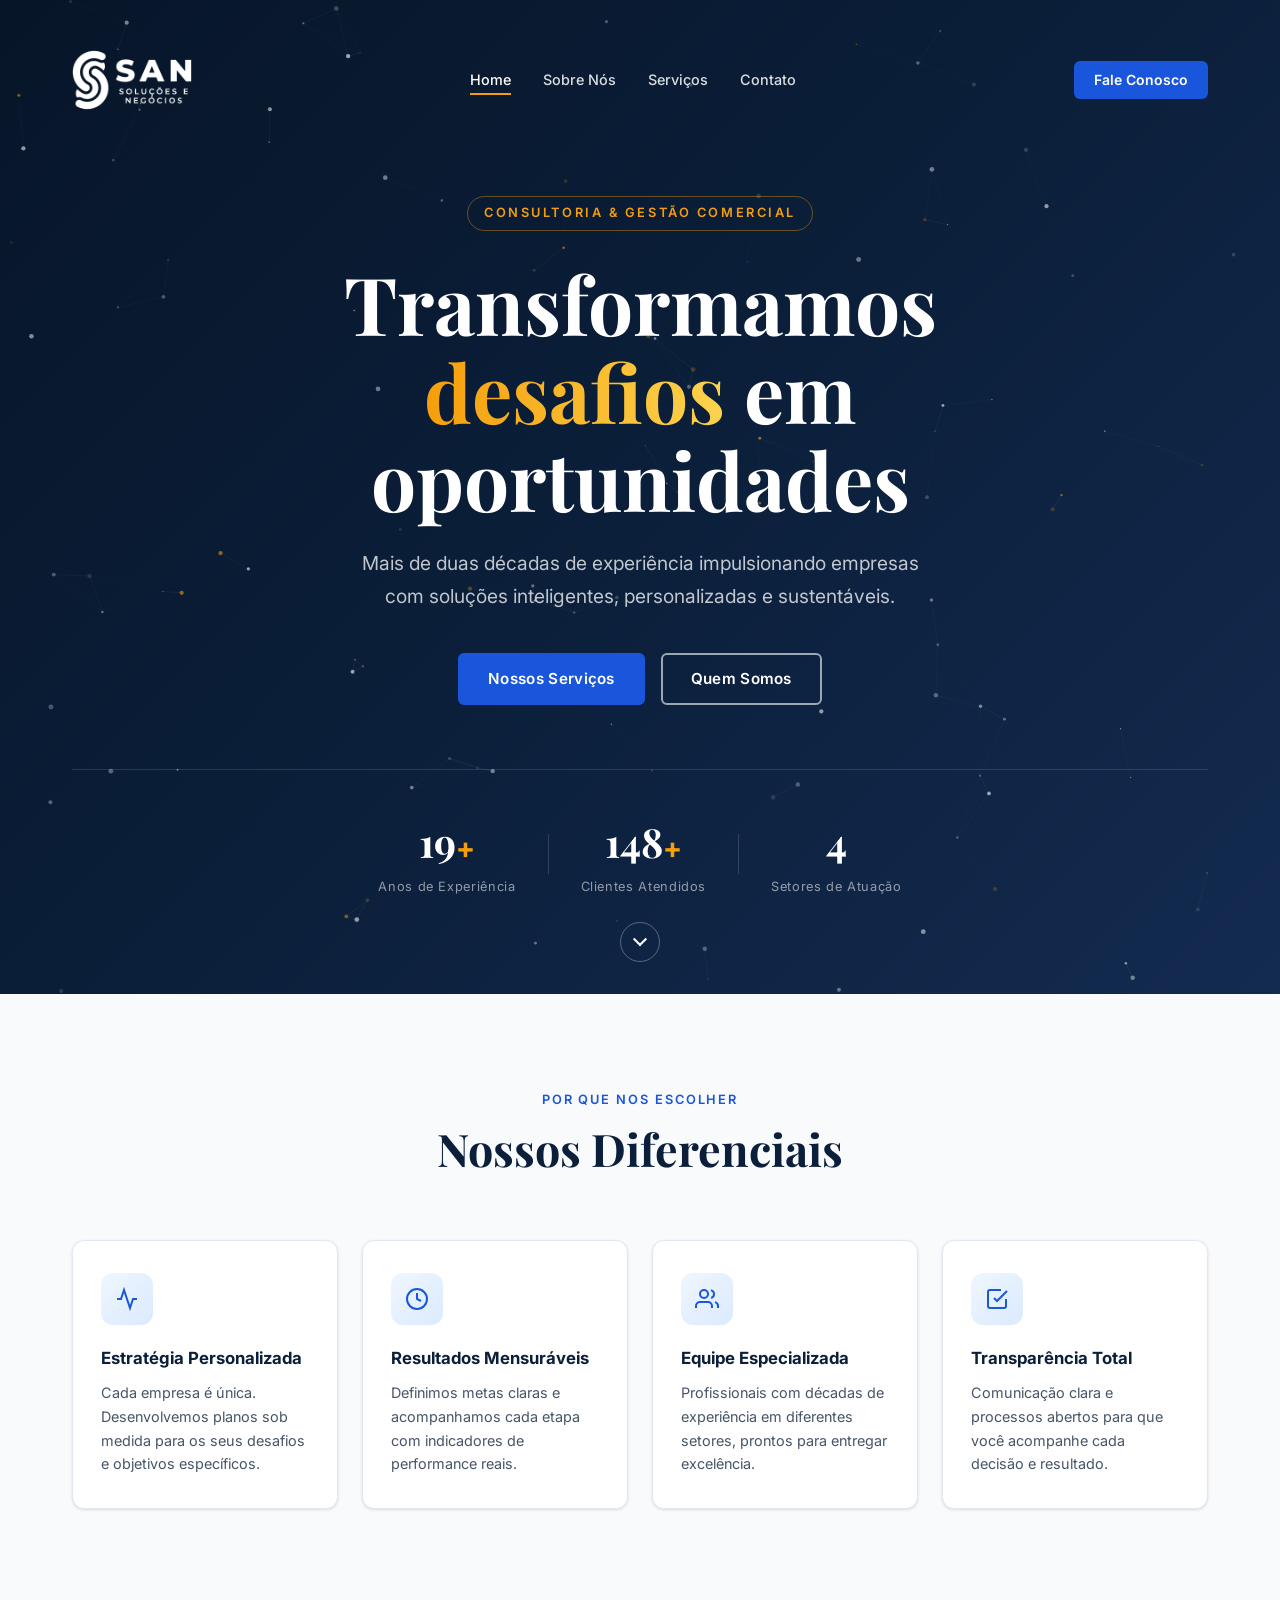
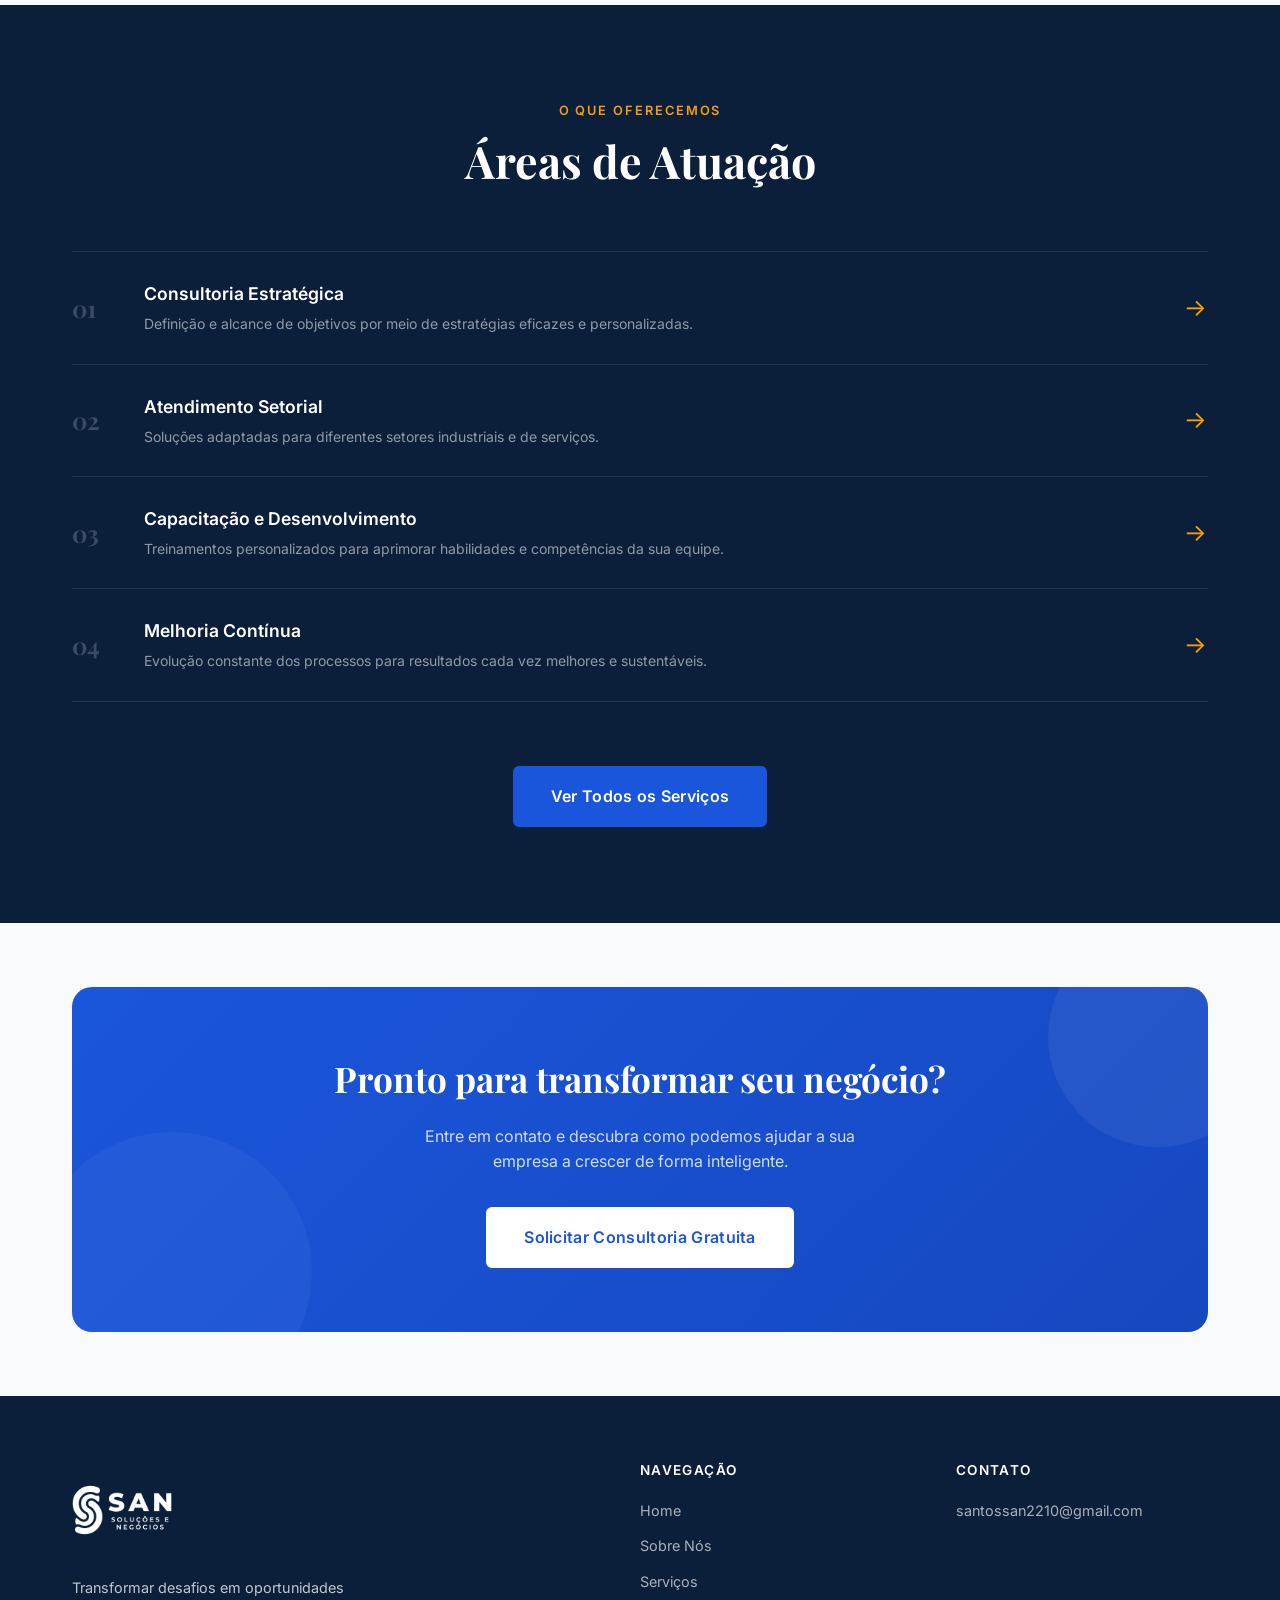
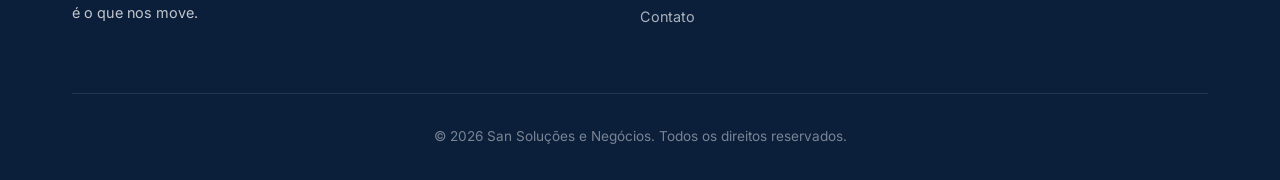
<file: index.html>
<!DOCTYPE html>
<!--
  San Soluções e Negócios - Website
  Página: Home (index.html)
  Desenvolvido com HTML5, CSS3 e JavaScript puro
  Atividade Mapa - Programação Front-End
-->
<html lang="pt-BR">
<head>
  <!-- ===== META TAGS - SEO Básico ===== -->
  <meta charset="UTF-8">
  <meta name="viewport" content="width=device-width, initial-scale=1.0">
  <meta name="description" content="San Soluções e Negócios - Consultoria estratégica e gestão comercial com mais de duas décadas de experiência no mercado.">
  <meta name="keywords" content="consultoria, gestão comercial, negócios, estratégia, capacitação, BH, Minas Gerais">
  <meta name="author" content="San Soluções e Negócios">
  <meta name="robots" content="index, follow">

  <!-- Open Graph para redes sociais -->
  <meta property="og:title" content="San Soluções e Negócios - Consultoria Estratégica">
  <meta property="og:description" content="Transformar desafios em oportunidades é o que nos move.">
  <meta property="og:type" content="website">
  <meta property="og:url" content="https://sansolucoesenegocios.com.br">

  <title>San Soluções e Negócios | Consultoria e Gestão Comercial</title>

  <!-- Fontes Google -->
  <link rel="preconnect" href="https://fonts.googleapis.com">
  <link rel="preconnect" href="https://fonts.gstatic.com" crossorigin>
  <link href="https://fonts.googleapis.com/css2?family=Inter:wght@300;400;500;600;700&family=Playfair+Display:wght@700&display=swap" rel="stylesheet">

  <!-- CSS Global -->
  <link rel="stylesheet" href="css/global.css">
  <link rel="stylesheet" href="css/home.css">
</head>
<body>

  <!-- ===== CABEÇALHO / NAVEGAÇÃO ===== -->
  <header class="site-header" id="site-header">
    <nav class="navbar container" role="navigation" aria-label="Navegação principal">
      <!-- Logo -->
      <a class="navbar-logo" href="index.html" aria-label="San Soluções e Negócios - Início">
        <img src="image/logo" alt="San Soluções e Negócios" class="logo-img"
          onerror="this.style.display='none'; this.nextElementSibling.style.display='flex'">
        <!-- Fallback texto (aparece se a imagem não carregar) -->
        <span class="logo-fallback" style="display:none">
          <span class="logo-icon">S</span>
          <span class="logo-text">San <strong>Soluções</strong></span>
        </span>
      </a>

      <!-- Links de navegação (desktop) -->
      <ul class="nav-links" id="nav-links" role="list">
        <li><a href="index.html" class="nav-link active" aria-current="page">Home</a></li>
        <li><a href="pages/sobre.html" class="nav-link">Sobre Nós</a></li>
        <li><a href="pages/servicos.html" class="nav-link">Serviços</a></li>
        <li><a href="pages/contato.html" class="nav-link">Contato</a></li>
      </ul>

      <!-- CTA no nav -->
      <a href="pages/contato.html" class="btn-nav-cta">Fale Conosco</a>

      <!-- Botão hamburguer (mobile) -->
      <button
        class="hamburger"
        id="hamburger"
        aria-label="Abrir menu de navegação"
        aria-expanded="false"
        aria-controls="nav-links"
      >
        <span class="bar"></span>
        <span class="bar"></span>
        <span class="bar"></span>
      </button>
    </nav>
  </header>

  <!-- ===== SEÇÃO HERO ===== -->
  <main>
    <section class="hero" id="hero" aria-label="Apresentação da empresa">
      <div class="hero-bg" aria-hidden="true">
        <!-- Partículas decorativas animadas via JS -->
        <canvas id="particles-canvas"></canvas>
      </div>

      <div class="hero-content container">
        <!-- Tag de destaque -->
        <span class="hero-eyebrow">Consultoria &amp; Gestão Comercial</span>

        <h1 class="hero-title">
          Transformamos<br>
          <span class="hero-highlight">desafios</span> em<br>
          oportunidades
        </h1>

        <p class="hero-subtitle">
          Mais de duas décadas de experiência impulsionando empresas com soluções inteligentes, personalizadas e sustentáveis.
        </p>

        <div class="hero-actions">
          <a href="pages/servicos.html" class="btn btn-primary">Nossos Serviços</a>
          <a href="pages/sobre.html" class="btn btn-outline">Quem Somos</a>
        </div>

        <!-- Indicadores numéricos -->
        <div class="hero-stats" aria-label="Números da empresa">
          <div class="stat-item">
            <span class="stat-number" data-target="20">0</span><span class="stat-plus">+</span>
            <span class="stat-label">Anos de Experiência</span>
          </div>
          <div class="stat-divider" aria-hidden="true"></div>
          <div class="stat-item">
            <span class="stat-number" data-target="150">0</span><span class="stat-plus">+</span>
            <span class="stat-label">Clientes Atendidos</span>
          </div>
          <div class="stat-divider" aria-hidden="true"></div>
          <div class="stat-item">
            <span class="stat-number" data-target="5">0</span>
            <span class="stat-label">Setores de Atuação</span>
          </div>
        </div>
      </div>

      <!-- Seta de rolagem -->
      <a href="#diferenciais" class="scroll-indicator" aria-label="Rolar para baixo">
        <span class="scroll-arrow"></span>
      </a>
    </section>

    <!-- ===== SEÇÃO DIFERENCIAIS ===== -->
    <section class="diferenciais" id="diferenciais" aria-labelledby="diferenciais-title">
      <div class="container">
        <div class="section-header">
          <span class="section-eyebrow">Por que nos escolher</span>
          <h2 class="section-title" id="diferenciais-title">Nossos Diferenciais</h2>
        </div>

        <div class="diferenciais-grid">
          <!-- Card 1 -->
          <article class="diferencial-card" data-reveal>
            <div class="card-icon" aria-hidden="true">
              <svg viewBox="0 0 24 24" fill="none" stroke="currentColor" stroke-width="2">
                <path d="M22 12h-4l-3 9L9 3l-3 9H2"/>
              </svg>
            </div>
            <h3>Estratégia Personalizada</h3>
            <p>Cada empresa é única. Desenvolvemos planos sob medida para os seus desafios e objetivos específicos.</p>
          </article>

          <!-- Card 2 -->
          <article class="diferencial-card" data-reveal>
            <div class="card-icon" aria-hidden="true">
              <svg viewBox="0 0 24 24" fill="none" stroke="currentColor" stroke-width="2">
                <circle cx="12" cy="12" r="10"/>
                <polyline points="12 6 12 12 16 14"/>
              </svg>
            </div>
            <h3>Resultados Mensuráveis</h3>
            <p>Definimos metas claras e acompanhamos cada etapa com indicadores de performance reais.</p>
          </article>

          <!-- Card 3 -->
          <article class="diferencial-card" data-reveal>
            <div class="card-icon" aria-hidden="true">
              <svg viewBox="0 0 24 24" fill="none" stroke="currentColor" stroke-width="2">
                <path d="M17 21v-2a4 4 0 0 0-4-4H5a4 4 0 0 0-4 4v2"/>
                <circle cx="9" cy="7" r="4"/>
                <path d="M23 21v-2a4 4 0 0 0-3-3.87"/>
                <path d="M16 3.13a4 4 0 0 1 0 7.75"/>
              </svg>
            </div>
            <h3>Equipe Especializada</h3>
            <p>Profissionais com décadas de experiência em diferentes setores, prontos para entregar excelência.</p>
          </article>

          <!-- Card 4 -->
          <article class="diferencial-card" data-reveal>
            <div class="card-icon" aria-hidden="true">
              <svg viewBox="0 0 24 24" fill="none" stroke="currentColor" stroke-width="2">
                <polyline points="9 11 12 14 22 4"/>
                <path d="M21 12v7a2 2 0 0 1-2 2H5a2 2 0 0 1-2-2V5a2 2 0 0 1 2-2h11"/>
              </svg>
            </div>
            <h3>Transparência Total</h3>
            <p>Comunicação clara e processos abertos para que você acompanhe cada decisão e resultado.</p>
          </article>
        </div>
      </div>
    </section>

    <!-- ===== SEÇÃO SERVIÇOS (prévia) ===== -->
    <section class="servicos-preview" aria-labelledby="servicos-title">
      <div class="container">
        <div class="section-header section-header--light">
          <span class="section-eyebrow section-eyebrow--light">O que oferecemos</span>
          <h2 class="section-title section-title--light" id="servicos-title">Áreas de Atuação</h2>
        </div>

        <div class="servicos-list">
          <a href="pages/servicos.html#consultoria" class="servico-item" data-reveal>
            <span class="servico-num" aria-hidden="true">01</span>
            <div class="servico-info">
              <h3>Consultoria Estratégica</h3>
              <p>Definição e alcance de objetivos por meio de estratégias eficazes e personalizadas.</p>
            </div>
            <span class="servico-arrow" aria-hidden="true">→</span>
          </a>

          <a href="pages/servicos.html#setorial" class="servico-item" data-reveal>
            <span class="servico-num" aria-hidden="true">02</span>
            <div class="servico-info">
              <h3>Atendimento Setorial</h3>
              <p>Soluções adaptadas para diferentes setores industriais e de serviços.</p>
            </div>
            <span class="servico-arrow" aria-hidden="true">→</span>
          </a>

          <a href="pages/servicos.html#capacitacao" class="servico-item" data-reveal>
            <span class="servico-num" aria-hidden="true">03</span>
            <div class="servico-info">
              <h3>Capacitação e Desenvolvimento</h3>
              <p>Treinamentos personalizados para aprimorar habilidades e competências da sua equipe.</p>
            </div>
            <span class="servico-arrow" aria-hidden="true">→</span>
          </a>

          <a href="pages/servicos.html#melhoria" class="servico-item" data-reveal>
            <span class="servico-num" aria-hidden="true">04</span>
            <div class="servico-info">
              <h3>Melhoria Contínua</h3>
              <p>Evolução constante dos processos para resultados cada vez melhores e sustentáveis.</p>
            </div>
            <span class="servico-arrow" aria-hidden="true">→</span>
          </a>
        </div>

        <div class="servicos-cta">
          <a href="pages/servicos.html" class="btn btn-primary btn--large">Ver Todos os Serviços</a>
        </div>
      </div>
    </section>

    <!-- ===== SEÇÃO CTA ===== -->
    <section class="cta-section" aria-labelledby="cta-title">
      <div class="container">
        <div class="cta-box" data-reveal>
          <h2 id="cta-title">Pronto para transformar seu negócio?</h2>
          <p>Entre em contato e descubra como podemos ajudar a sua empresa a crescer de forma inteligente.</p>
          <a href="pages/contato.html" class="btn btn-primary btn--large">Solicitar Consultoria Gratuita</a>
        </div>
      </div>
    </section>
  </main>

  <!-- ===== RODAPÉ ===== -->
  <footer class="site-footer" role="contentinfo">
    <div class="container">
      <div class="footer-grid">
        <div class="footer-brand">
          <a class="navbar-logo" href="index.html">
            <img src="image/logo" alt="San Soluções e Negócios" class="logo-img logo-img--footer"
              onerror="this.style.display='none'; this.nextElementSibling.style.display='flex'">
            <span class="logo-fallback" style="display:none">
              <span class="logo-icon">S</span>
              <span class="logo-text">San <strong>Soluções</strong></span>
            </span>
          </a>
          <p>Transformar desafios em oportunidades é o que nos move.</p>
        </div>

        <nav aria-label="Links rápidos do rodapé">
          <h4>Navegação</h4>
          <ul>
            <li><a href="index.html">Home</a></li>
            <li><a href="pages/sobre.html">Sobre Nós</a></li>
            <li><a href="pages/servicos.html">Serviços</a></li>
            <li><a href="pages/contato.html">Contato</a></li>
          </ul>
        </nav>

        <div class="footer-contact">
          <h4>Contato</h4>
          <address>
            <p><a href="mailto:santossan2210@gmail.com">santossan2210@gmail.com</a></p>
          </address>
        </div>
      </div>

      <div class="footer-bottom">
        <p>&copy; <span id="current-year"></span> San Soluções e Negócios. Todos os direitos reservados.</p>
      </div>
    </div>
  </footer>

  <!-- Scripts JavaScript -->
  <script src="js/global.js"></script>
  <script src="js/home.js"></script>
</body>
</html>
</file>
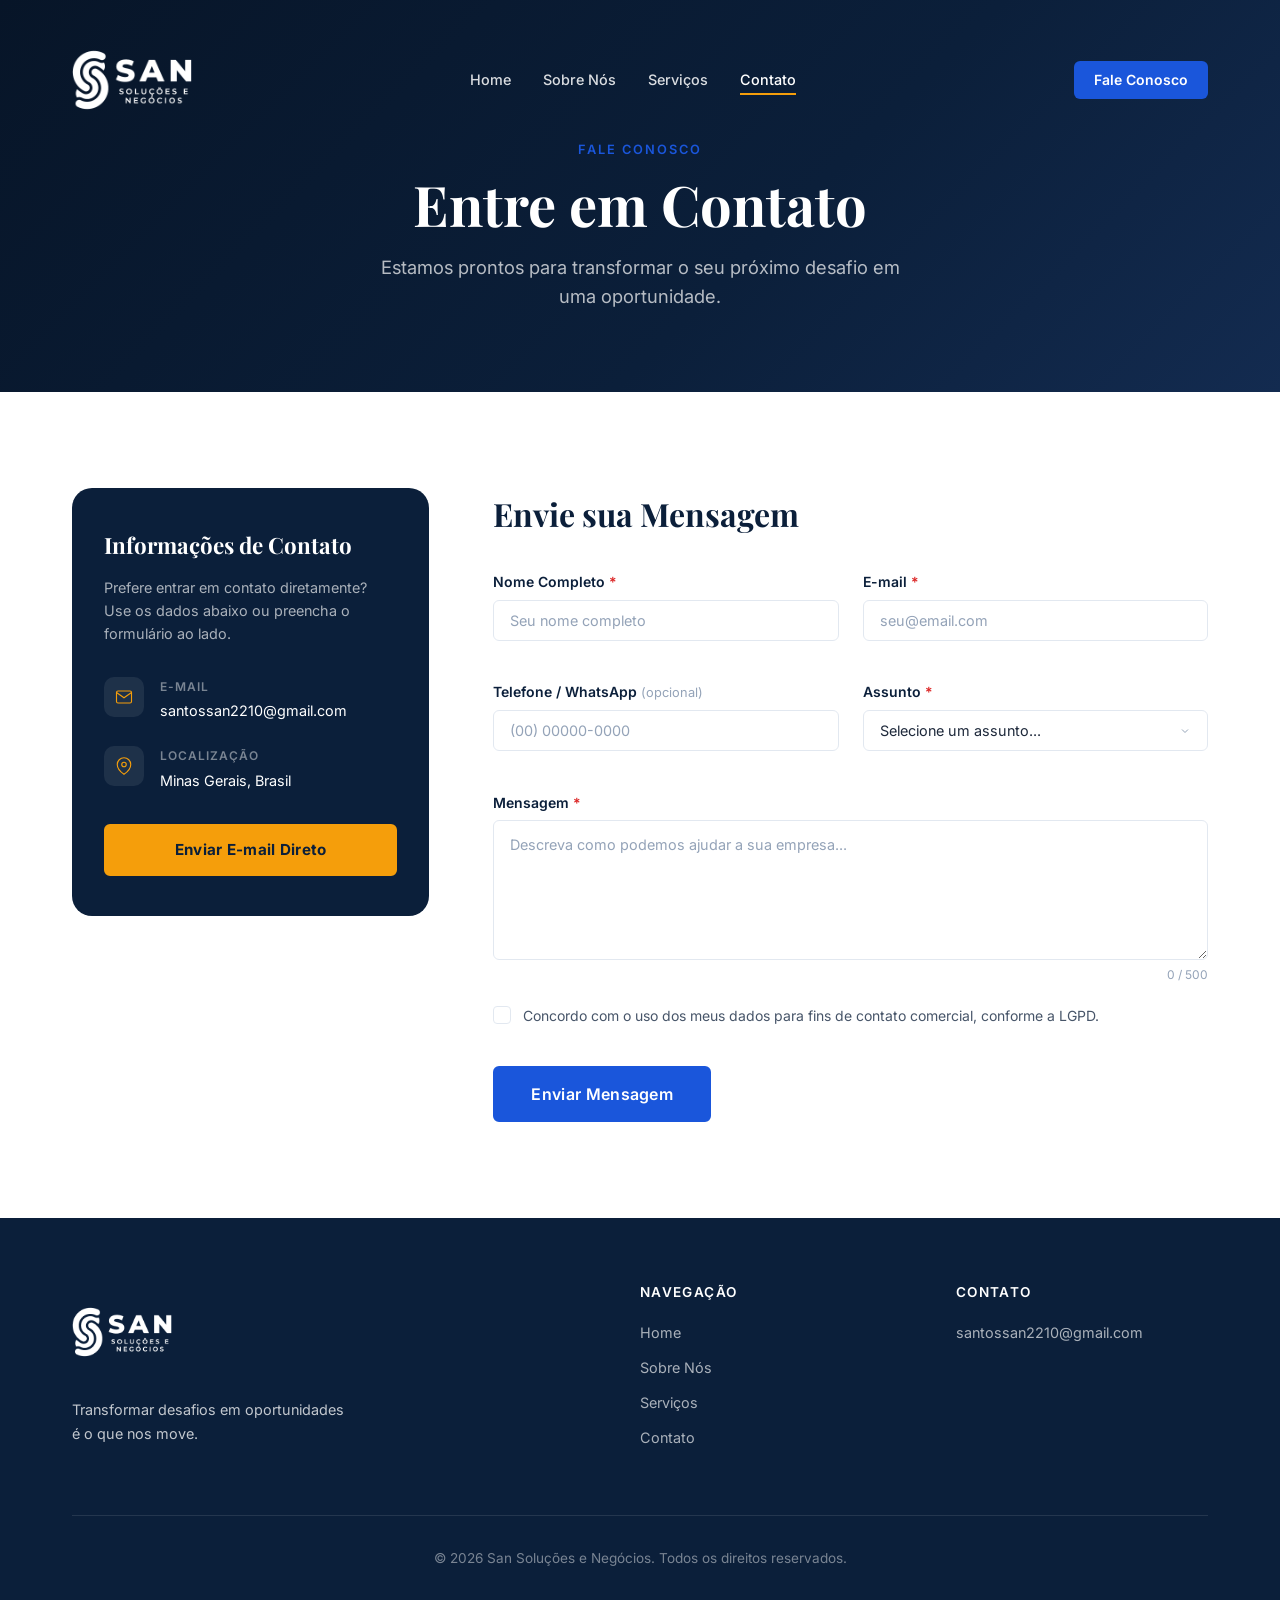
<file: pages/contato.html>
<!DOCTYPE html>
<!--
  San Soluções e Negócios - Contato (contato.html)
  Formulário de contato com validação via JavaScript puro
-->
<html lang="pt-BR">
<head>
  <!-- SEO -->
  <meta charset="UTF-8">
  <meta name="viewport" content="width=device-width, initial-scale=1.0">
  <meta name="description" content="Entre em contato com a San Soluções e Negócios. Solicite uma consultoria, envie dúvidas ou peça um orçamento.">
  <meta name="keywords" content="contato san soluções, solicitar consultoria, orçamento consultoria empresarial">
  <meta name="robots" content="index, follow">
  <title>Contato | San Soluções e Negócios</title>

  <link rel="preconnect" href="https://fonts.googleapis.com">
  <link rel="preconnect" href="https://fonts.gstatic.com" crossorigin>
  <link href="https://fonts.googleapis.com/css2?family=Inter:wght@300;400;500;600;700&family=Playfair+Display:wght@700&display=swap" rel="stylesheet">

  <link rel="stylesheet" href="../css/global.css">
  <link rel="stylesheet" href="../css/pages.css">
  <link rel="stylesheet" href="../css/contato.css">
</head>
<body>

  <!-- CABEÇALHO -->
  <header class="site-header scrolled" id="site-header">
    <nav class="navbar container" role="navigation" aria-label="Navegação principal">
      <a class="navbar-logo" href="../index.html" aria-label="San Soluções e Negócios - Início">
        <img src="../image/logo" alt="San Soluções e Negócios" class="logo-img"
          onerror="this.style.display='none'; this.nextElementSibling.style.display='flex'">
        <span class="logo-fallback" style="display:none">
          <span class="logo-icon">S</span>
          <span class="logo-text">San <strong>Soluções</strong></span>
        </span>
      </a>
      <ul class="nav-links" id="nav-links" role="list">
        <li><a href="../index.html" class="nav-link">Home</a></li>
        <li><a href="sobre.html" class="nav-link">Sobre Nós</a></li>
        <li><a href="servicos.html" class="nav-link">Serviços</a></li>
        <li><a href="contato.html" class="nav-link active" aria-current="page">Contato</a></li>
      </ul>
      <a href="contato.html" class="btn-nav-cta">Fale Conosco</a>
      <button class="hamburger" id="hamburger" aria-label="Abrir menu" aria-expanded="false" aria-controls="nav-links">
        <span class="bar"></span><span class="bar"></span><span class="bar"></span>
      </button>
    </nav>
  </header>

  <main>
    <!-- HERO INTERNO -->
    <section class="page-hero" aria-label="Entre em Contato">
      <div class="container">
        <div class="page-hero-content">
          <span class="section-eyebrow">Fale Conosco</span>
          <h1 class="page-hero-title">Entre em Contato</h1>
          <p class="page-hero-desc">Estamos prontos para transformar o seu próximo desafio em uma oportunidade.</p>
        </div>
      </div>
    </section>

    <!-- FORMULÁRIO + INFO -->
    <section class="contato-section" aria-labelledby="form-title">
      <div class="container">
        <div class="contato-grid">

          <!-- Coluna de informações -->
          <aside class="contato-info" data-reveal>
            <div class="info-card">
              <h2 id="info-title">Informações de Contato</h2>
              <p>Prefere entrar em contato diretamente? Use os dados abaixo ou preencha o formulário ao lado.</p>

              <div class="info-item">
                <div class="info-icon" aria-hidden="true">
                  <svg viewBox="0 0 24 24" fill="none" stroke="currentColor" stroke-width="1.5">
                    <path d="M4 4h16c1.1 0 2 .9 2 2v12c0 1.1-.9 2-2 2H4c-1.1 0-2-.9-2-2V6c0-1.1.9-2 2-2z"/>
                    <polyline points="22,6 12,13 2,6"/>
                  </svg>
                </div>
                <div>
                  <span class="info-label">E-mail</span>
                  <a href="mailto:santossan2210@gmail.com" class="info-value">santossan2210@gmail.com</a>
                </div>
              </div>

              <div class="info-item">
                <div class="info-icon" aria-hidden="true">
                  <svg viewBox="0 0 24 24" fill="none" stroke="currentColor" stroke-width="1.5">
                    <path d="M21 10c0 7-9 13-9 13s-9-6-9-13a9 9 0 0 1 18 0z"/>
                    <circle cx="12" cy="10" r="3"/>
                  </svg>
                </div>
                <div>
                  <span class="info-label">Localização</span>
                  <span class="info-value">Minas Gerais, Brasil</span>
                </div>
              </div>

              <!-- Link direto para e-mail -->
              <a
                href="mailto:santossan2210@gmail.com?subject=Contato%20Para%20Or%C3%A7amento%20Pelo%20Site%20sansolucoes&body=Ol%C3%A1%2C%20estou%20entrando%20em%20contato%20pelo%20site%20e%20gostaria%20de%20solicitar%20um%20or%C3%A7amento."
                class="btn btn-primary btn-email"
              >
                Enviar E-mail Direto
              </a>
            </div>
          </aside>

          <!-- Formulário com validação JavaScript -->
          <div class="contato-form-wrap" data-reveal>
            <h2 id="form-title">Envie sua Mensagem</h2>

            <!--
              FORMULÁRIO DE CONTATO
              Validação: src/js/contato.js
              Campos obrigatórios: nome, email, assunto, mensagem
            -->
            <form
              id="contact-form"
              class="contact-form"
              novalidate
              aria-label="Formulário de contato"
            >
              <!-- Nome -->
              <div class="form-group" id="group-nome">
                <label class="form-label" for="nome">
                  Nome Completo <span class="required" aria-hidden="true">*</span>
                </label>
                <input
                  type="text"
                  id="nome"
                  name="nome"
                  class="form-input"
                  placeholder="Seu nome completo"
                  autocomplete="name"
                  aria-required="true"
                  aria-describedby="erro-nome"
                >
                <span class="form-error" id="erro-nome" role="alert" aria-live="polite"></span>
              </div>

              <!-- E-mail -->
              <div class="form-group" id="group-email">
                <label class="form-label" for="email">
                  E-mail <span class="required" aria-hidden="true">*</span>
                </label>
                <input
                  type="email"
                  id="email"
                  name="email"
                  class="form-input"
                  placeholder="seu@email.com"
                  autocomplete="email"
                  aria-required="true"
                  aria-describedby="erro-email"
                >
                <span class="form-error" id="erro-email" role="alert" aria-live="polite"></span>
              </div>

              <!-- Telefone (opcional) -->
              <div class="form-group" id="group-telefone">
                <label class="form-label" for="telefone">
                  Telefone / WhatsApp
                  <span class="optional">(opcional)</span>
                </label>
                <input
                  type="tel"
                  id="telefone"
                  name="telefone"
                  class="form-input"
                  placeholder="(00) 00000-0000"
                  autocomplete="tel"
                  aria-describedby="erro-telefone"
                >
                <span class="form-error" id="erro-telefone" role="alert" aria-live="polite"></span>
              </div>

              <!-- Assunto -->
              <div class="form-group" id="group-assunto">
                <label class="form-label" for="assunto">
                  Assunto <span class="required" aria-hidden="true">*</span>
                </label>
                <select
                  id="assunto"
                  name="assunto"
                  class="form-input form-select"
                  aria-required="true"
                  aria-describedby="erro-assunto"
                >
                  <option value="">Selecione um assunto...</option>
                  <option value="consultoria">Consultoria Estratégica</option>
                  <option value="atendimento">Atendimento Setorial</option>
                  <option value="capacitacao">Capacitação e Treinamento</option>
                  <option value="melhoria">Melhoria Contínua</option>
                  <option value="orcamento">Solicitar Orçamento</option>
                  <option value="outro">Outro</option>
                </select>
                <span class="form-error" id="erro-assunto" role="alert" aria-live="polite"></span>
              </div>

              <!-- Mensagem -->
              <div class="form-group form-group--full" id="group-mensagem">
                <label class="form-label" for="mensagem">
                  Mensagem <span class="required" aria-hidden="true">*</span>
                </label>
                <textarea
                  id="mensagem"
                  name="mensagem"
                  class="form-input form-textarea"
                  placeholder="Descreva como podemos ajudar a sua empresa..."
                  rows="5"
                  aria-required="true"
                  aria-describedby="erro-mensagem erro-mensagem-count"
                ></textarea>
                <div class="form-meta">
                  <span class="form-error" id="erro-mensagem" role="alert" aria-live="polite"></span>
                  <span class="char-count" id="erro-mensagem-count" aria-live="polite">0 / 500</span>
                </div>
              </div>

              <!-- Checkbox LGPD -->
              <div class="form-group form-group--full form-group--checkbox" id="group-lgpd">
                <label class="checkbox-label">
                  <input
                    type="checkbox"
                    id="lgpd"
                    name="lgpd"
                    class="checkbox-input"
                    aria-required="true"
                    aria-describedby="erro-lgpd"
                  >
                  <span class="checkbox-custom" aria-hidden="true"></span>
                  Concordo com o uso dos meus dados para fins de contato comercial, conforme a LGPD.
                </label>
                <span class="form-error" id="erro-lgpd" role="alert" aria-live="polite"></span>
              </div>

              <!-- Botão de envio -->
              <div class="form-actions">
                <button type="submit" class="btn btn-primary btn--large btn-submit" id="btn-submit">
                  <span class="btn-text">Enviar Mensagem</span>
                  <span class="btn-loading" aria-hidden="true" hidden>Enviando...</span>
                </button>
              </div>

              <!-- Mensagem de sucesso/erro global -->
              <div id="form-feedback" class="form-feedback" role="status" aria-live="polite" hidden></div>
            </form>
          </div>

        </div>
      </div>
    </section>
  </main>

  <!-- RODAPÉ -->
  <footer class="site-footer" role="contentinfo">
    <div class="container">
      <div class="footer-grid">
        <div class="footer-brand">
          <a class="navbar-logo" href="../index.html">
            <img src="../image/logo" alt="San Soluções e Negócios" class="logo-img logo-img--footer"
              onerror="this.style.display='none'; this.nextElementSibling.style.display='flex'">
            <span class="logo-fallback" style="display:none">
              <span class="logo-icon">S</span>
              <span class="logo-text">San <strong>Soluções</strong></span>
            </span>
          </a>
          <p>Transformar desafios em oportunidades é o que nos move.</p>
        </div>
        <nav aria-label="Links rápidos">
          <h4>Navegação</h4>
          <ul>
            <li><a href="../index.html">Home</a></li>
            <li><a href="sobre.html">Sobre Nós</a></li>
            <li><a href="servicos.html">Serviços</a></li>
            <li><a href="contato.html">Contato</a></li>
          </ul>
        </nav>
        <div class="footer-contact">
          <h4>Contato</h4>
          <address>
            <p><a href="mailto:santossan2210@gmail.com">santossan2210@gmail.com</a></p>
          </address>
        </div>
      </div>
      <div class="footer-bottom">
        <p>&copy; <span id="current-year"></span> San Soluções e Negócios. Todos os direitos reservados.</p>
      </div>
    </div>
  </footer>

  <script src="../js/global.js"></script>
  <script src="../js/contato.js"></script>
</body>
</html>
</file>
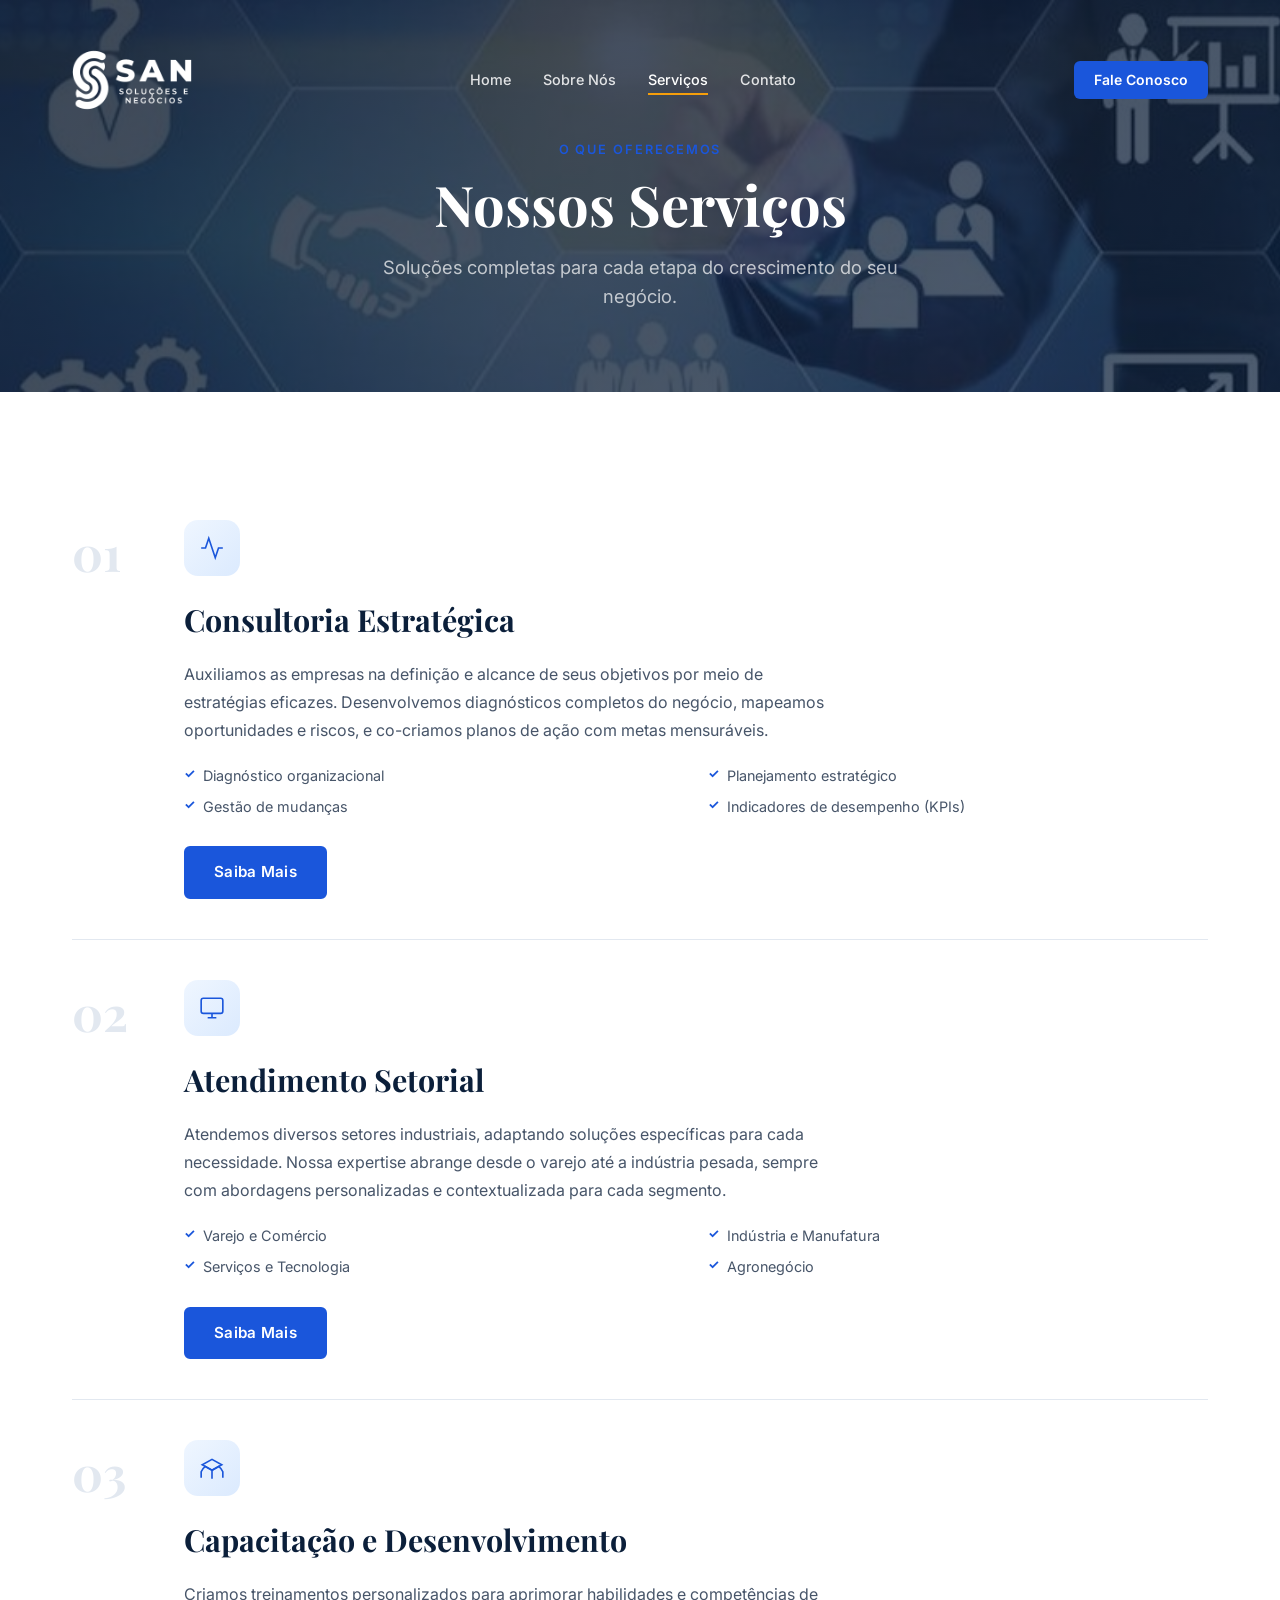
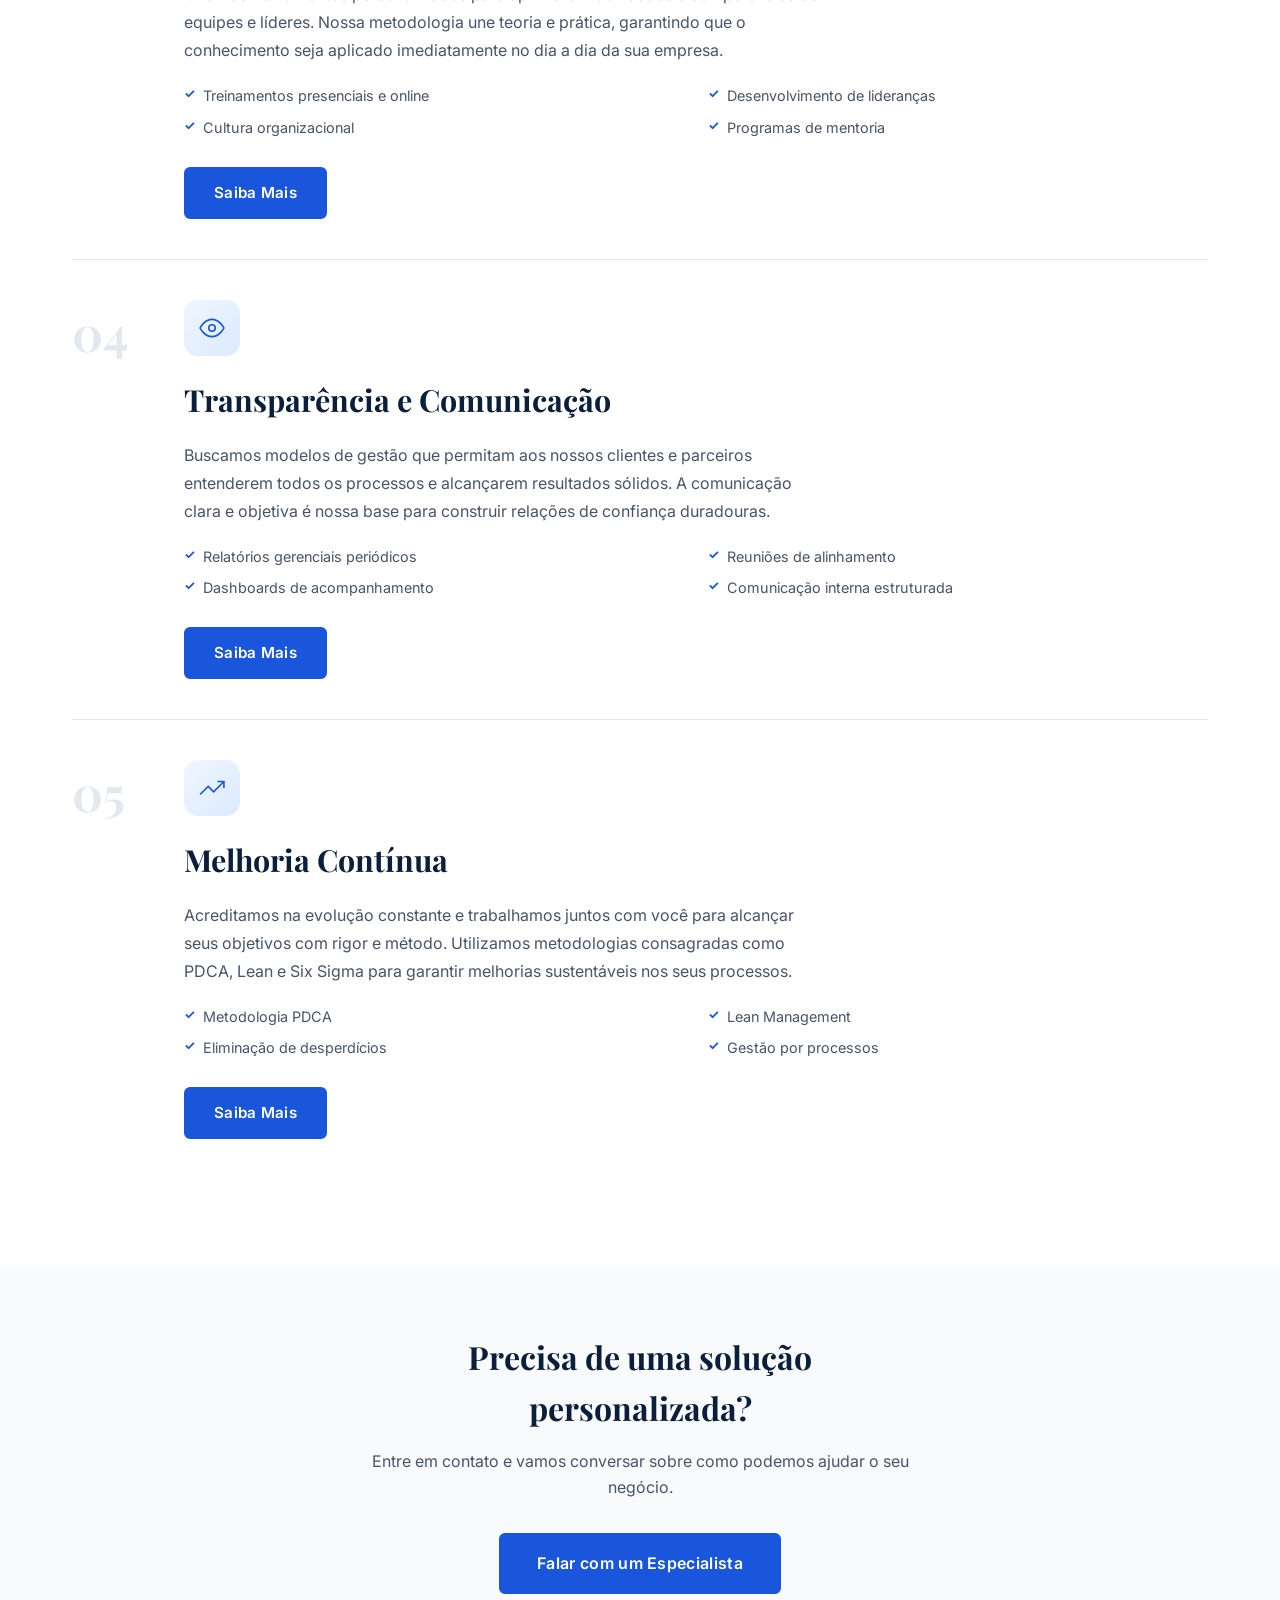
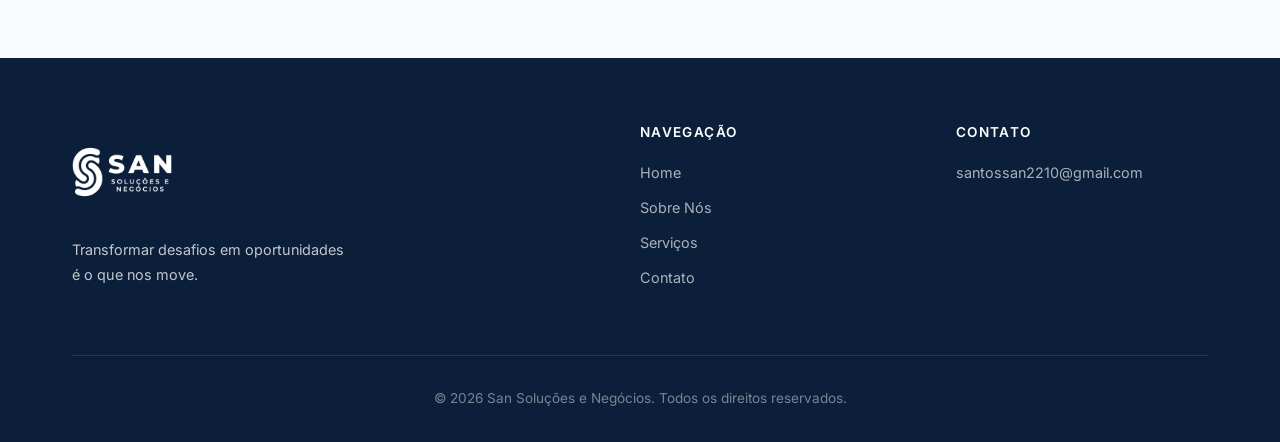
<file: pages/servicos.html>
<!DOCTYPE html>
<!--
  San Soluções e Negócios - Serviços (servicos.html)
  Página detalhando todos os serviços oferecidos
-->
<html lang="pt-BR">
<head>
  <!-- SEO -->
  <meta charset="UTF-8">
  <meta name="viewport" content="width=device-width, initial-scale=1.0">
  <meta name="description" content="Conheça os serviços da San Soluções: consultoria estratégica, atendimento setorial, capacitação, transparência e melhoria contínua.">
  <meta name="keywords" content="serviços de consultoria, gestão empresarial, capacitação, melhoria contínua, atendimento setorial">
  <meta name="robots" content="index, follow">
  <title>Serviços | San Soluções e Negócios</title>

  <link rel="preconnect" href="https://fonts.googleapis.com">
  <link rel="preconnect" href="https://fonts.gstatic.com" crossorigin>
  <link href="https://fonts.googleapis.com/css2?family=Inter:wght@300;400;500;600;700&family=Playfair+Display:wght@700&display=swap" rel="stylesheet">

  <link rel="stylesheet" href="../css/global.css">
  <link rel="stylesheet" href="../css/pages.css">
</head>
<body>

  <!-- CABEÇALHO -->
  <header class="site-header scrolled" id="site-header">
    <nav class="navbar container" role="navigation" aria-label="Navegação principal">
      <a class="navbar-logo" href="../index.html" aria-label="San Soluções e Negócios - Início">
        <img src="../image/logo" alt="San Soluções e Negócios" class="logo-img"
          onerror="this.style.display='none'; this.nextElementSibling.style.display='flex'">
        <span class="logo-fallback" style="display:none">
          <span class="logo-icon">S</span>
          <span class="logo-text">San <strong>Soluções</strong></span>
        </span>
      </a>
      <ul class="nav-links" id="nav-links" role="list">
        <li><a href="../index.html" class="nav-link">Home</a></li>
        <li><a href="sobre.html" class="nav-link">Sobre Nós</a></li>
        <li><a href="servicos.html" class="nav-link active" aria-current="page">Serviços</a></li>
        <li><a href="contato.html" class="nav-link">Contato</a></li>
      </ul>
      <a href="contato.html" class="btn-nav-cta">Fale Conosco</a>
      <button class="hamburger" id="hamburger" aria-label="Abrir menu" aria-expanded="false" aria-controls="nav-links">
        <span class="bar"></span><span class="bar"></span><span class="bar"></span>
      </button>
    </nav>
  </header>

  <main>
    <!-- HERO INTERNO com banner-2 como fundo -->
    <section class="page-hero page-hero--banner" aria-label="Nossos Serviços" style="background-image: url('../image/banner-2'); background-size: cover; background-position: center;">
      <div class="page-hero-overlay"></div>
      <div class="container">
        <div class="page-hero-content">
          <span class="section-eyebrow">O que oferecemos</span>
          <h1 class="page-hero-title">Nossos Serviços</h1>
          <p class="page-hero-desc">Soluções completas para cada etapa do crescimento do seu negócio.</p>
        </div>
      </div>
    </section>

    <!-- LISTA DE SERVIÇOS -->
    <section class="servicos-detalhe" aria-labelledby="servicos-title">
      <div class="container">
        <!-- Serviço 1 -->
        <article class="servico-detalhe-item" id="consultoria" data-reveal>
          <div class="servico-detalhe-num" aria-hidden="true">01</div>
          <div class="servico-detalhe-content">
            <div class="servico-detalhe-icon" aria-hidden="true">
              <svg viewBox="0 0 24 24" fill="none" stroke="currentColor" stroke-width="1.5">
                <path d="M22 12h-4l-3 9L9 3l-3 9H2"/>
              </svg>
            </div>
            <h2>Consultoria Estratégica</h2>
            <p>Auxiliamos as empresas na definição e alcance de seus objetivos por meio de estratégias eficazes. Desenvolvemos diagnósticos completos do negócio, mapeamos oportunidades e riscos, e co-criamos planos de ação com metas mensuráveis.</p>
            <ul class="servico-lista">
              <li>Diagnóstico organizacional</li>
              <li>Planejamento estratégico</li>
              <li>Gestão de mudanças</li>
              <li>Indicadores de desempenho (KPIs)</li>
            </ul>
            <a href="contato.html" class="btn btn-primary">Saiba Mais</a>
          </div>
        </article>

        <div class="servico-divider" aria-hidden="true"></div>

        <!-- Serviço 2 -->
        <article class="servico-detalhe-item servico-detalhe-item--reverse" id="setorial" data-reveal>
          <div class="servico-detalhe-num" aria-hidden="true">02</div>
          <div class="servico-detalhe-content">
            <div class="servico-detalhe-icon" aria-hidden="true">
              <svg viewBox="0 0 24 24" fill="none" stroke="currentColor" stroke-width="1.5">
                <rect x="2" y="3" width="20" height="14" rx="2"/>
                <path d="M8 21h8M12 17v4"/>
              </svg>
            </div>
            <h2>Atendimento Setorial</h2>
            <p>Atendemos diversos setores industriais, adaptando soluções específicas para cada necessidade. Nossa expertise abrange desde o varejo até a indústria pesada, sempre com abordagens personalizadas e contextualizada para cada segmento.</p>
            <ul class="servico-lista">
              <li>Varejo e Comércio</li>
              <li>Indústria e Manufatura</li>
              <li>Serviços e Tecnologia</li>
              <li>Agronegócio</li>
            </ul>
            <a href="contato.html" class="btn btn-primary">Saiba Mais</a>
          </div>
        </article>

        <div class="servico-divider" aria-hidden="true"></div>

        <!-- Serviço 3 -->
        <article class="servico-detalhe-item" id="capacitacao" data-reveal>
          <div class="servico-detalhe-num" aria-hidden="true">03</div>
          <div class="servico-detalhe-content">
            <div class="servico-detalhe-icon" aria-hidden="true">
              <svg viewBox="0 0 24 24" fill="none" stroke="currentColor" stroke-width="1.5">
                <path d="M12 14l9-5-9-5-9 5 9 5z"/>
                <path d="M12 14l6.16-3.422A12 12 0 0 1 22 15.5V21M12 14l-6.16-3.422A12 12 0 0 0 2 15.5V21"/>
                <path d="M12 22v-8"/>
              </svg>
            </div>
            <h2>Capacitação e Desenvolvimento</h2>
            <p>Criamos treinamentos personalizados para aprimorar habilidades e competências de equipes e líderes. Nossa metodologia une teoria e prática, garantindo que o conhecimento seja aplicado imediatamente no dia a dia da sua empresa.</p>
            <ul class="servico-lista">
              <li>Treinamentos presenciais e online</li>
              <li>Desenvolvimento de lideranças</li>
              <li>Cultura organizacional</li>
              <li>Programas de mentoria</li>
            </ul>
            <a href="contato.html" class="btn btn-primary">Saiba Mais</a>
          </div>
        </article>

        <div class="servico-divider" aria-hidden="true"></div>

        <!-- Serviço 4 -->
        <article class="servico-detalhe-item servico-detalhe-item--reverse" id="transparencia" data-reveal>
          <div class="servico-detalhe-num" aria-hidden="true">04</div>
          <div class="servico-detalhe-content">
            <div class="servico-detalhe-icon" aria-hidden="true">
              <svg viewBox="0 0 24 24" fill="none" stroke="currentColor" stroke-width="1.5">
                <path d="M1 12s4-8 11-8 11 8 11 8-4 8-11 8-11-8-11-8z"/>
                <circle cx="12" cy="12" r="3"/>
              </svg>
            </div>
            <h2>Transparência e Comunicação</h2>
            <p>Buscamos modelos de gestão que permitam aos nossos clientes e parceiros entenderem todos os processos e alcançarem resultados sólidos. A comunicação clara e objetiva é nossa base para construir relações de confiança duradouras.</p>
            <ul class="servico-lista">
              <li>Relatórios gerenciais periódicos</li>
              <li>Reuniões de alinhamento</li>
              <li>Dashboards de acompanhamento</li>
              <li>Comunicação interna estruturada</li>
            </ul>
            <a href="contato.html" class="btn btn-primary">Saiba Mais</a>
          </div>
        </article>

        <div class="servico-divider" aria-hidden="true"></div>

        <!-- Serviço 5 -->
        <article class="servico-detalhe-item" id="melhoria" data-reveal>
          <div class="servico-detalhe-num" aria-hidden="true">05</div>
          <div class="servico-detalhe-content">
            <div class="servico-detalhe-icon" aria-hidden="true">
              <svg viewBox="0 0 24 24" fill="none" stroke="currentColor" stroke-width="1.5">
                <polyline points="23 6 13.5 15.5 8.5 10.5 1 18"/>
                <polyline points="17 6 23 6 23 12"/>
              </svg>
            </div>
            <h2>Melhoria Contínua</h2>
            <p>Acreditamos na evolução constante e trabalhamos juntos com você para alcançar seus objetivos com rigor e método. Utilizamos metodologias consagradas como PDCA, Lean e Six Sigma para garantir melhorias sustentáveis nos seus processos.</p>
            <ul class="servico-lista">
              <li>Metodologia PDCA</li>
              <li>Lean Management</li>
              <li>Eliminação de desperdícios</li>
              <li>Gestão por processos</li>
            </ul>
            <a href="contato.html" class="btn btn-primary">Saiba Mais</a>
          </div>
        </article>
      </div>
    </section>

    <!-- CTA -->
    <section class="cta-simples" aria-labelledby="cta-serv-title">
      <div class="container">
        <div class="cta-simples-inner" data-reveal>
          <h2 id="cta-serv-title">Precisa de uma solução personalizada?</h2>
          <p>Entre em contato e vamos conversar sobre como podemos ajudar o seu negócio.</p>
          <a href="contato.html" class="btn btn-primary btn--large">Falar com um Especialista</a>
        </div>
      </div>
    </section>
  </main>

  <!-- RODAPÉ -->
  <footer class="site-footer" role="contentinfo">
    <div class="container">
      <div class="footer-grid">
        <div class="footer-brand">
          <a class="navbar-logo" href="../index.html">
            <img src="../image/logo" alt="San Soluções e Negócios" class="logo-img logo-img--footer"
              onerror="this.style.display='none'; this.nextElementSibling.style.display='flex'">
            <span class="logo-fallback" style="display:none">
              <span class="logo-icon">S</span>
              <span class="logo-text">San <strong>Soluções</strong></span>
            </span>
          </a>
          <p>Transformar desafios em oportunidades é o que nos move.</p>
        </div>
        <nav aria-label="Links rápidos">
          <h4>Navegação</h4>
          <ul>
            <li><a href="../index.html">Home</a></li>
            <li><a href="sobre.html">Sobre Nós</a></li>
            <li><a href="servicos.html">Serviços</a></li>
            <li><a href="contato.html">Contato</a></li>
          </ul>
        </nav>
        <div class="footer-contact">
          <h4>Contato</h4>
          <address>
            <p><a href="mailto:santossan2210@gmail.com">santossan2210@gmail.com</a></p>
          </address>
        </div>
      </div>
      <div class="footer-bottom">
        <p>&copy; <span id="current-year"></span> San Soluções e Negócios. Todos os direitos reservados.</p>
      </div>
    </div>
  </footer>

  <script src="../js/global.js"></script>
</body>
</html>
</file>
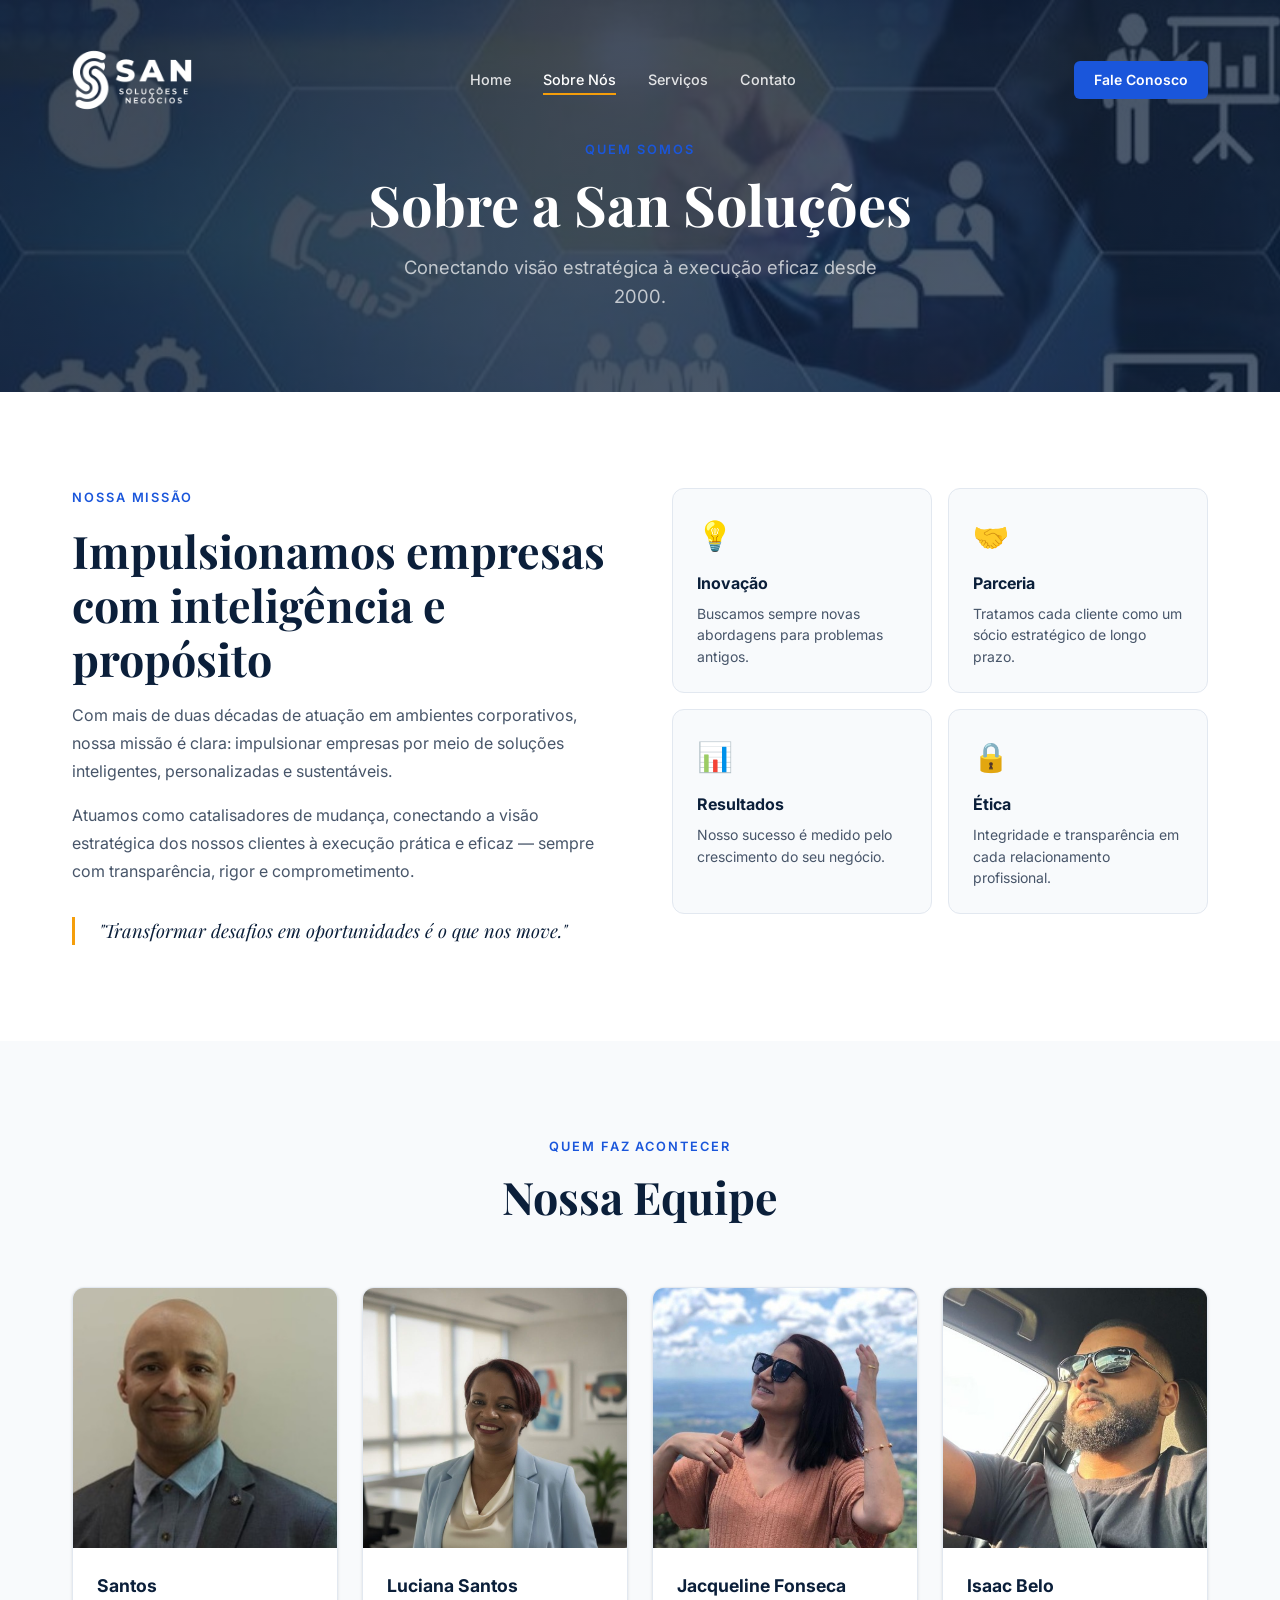
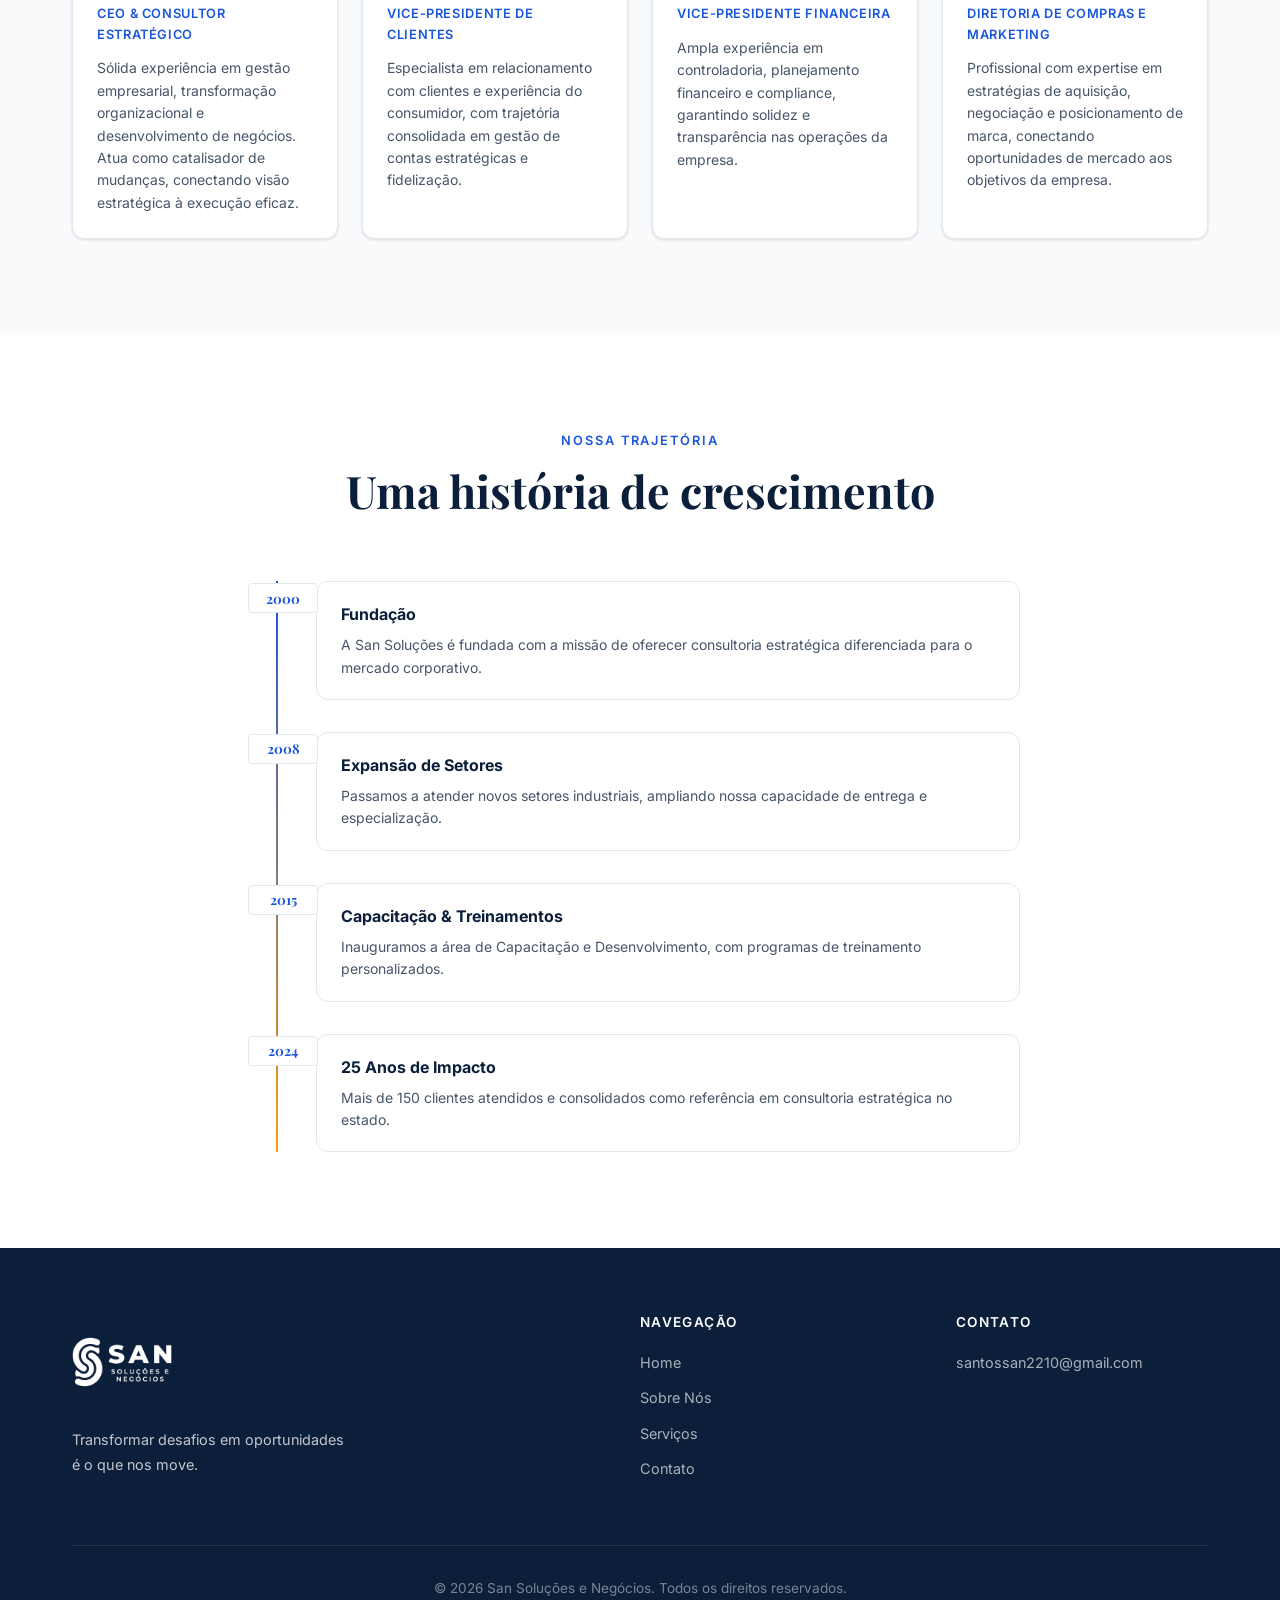
<file: pages/sobre.html>
<!DOCTYPE html>
<!--
  San Soluções e Negócios - Sobre Nós (sobre.html)
  Página com informações sobre a empresa e equipe
  Incluido fotos existentes. A atualiação pode ser realizada no repositorio de fotos/imagens 
-->
<html lang="pt-BR">
<head>
  <!-- SEO -->
  <meta charset="UTF-8">
  <meta name="viewport" content="width=device-width, initial-scale=1.0">
  <meta name="description" content="Conheça a San Soluções e Negócios — mais de 20 anos de consultoria estratégica e gestão comercial em Minas Gerais.">
  <meta name="keywords" content="sobre san soluções, consultoria empresarial, Santos CEO, história da empresa">
  <meta name="robots" content="index, follow">
  <title>Sobre Nós | San Soluções e Negócios</title>

  <link rel="preconnect" href="https://fonts.googleapis.com">
  <link rel="preconnect" href="https://fonts.gstatic.com" crossorigin>
  <link href="https://fonts.googleapis.com/css2?family=Inter:wght@300;400;500;600;700&family=Playfair+Display:wght@700&display=swap" rel="stylesheet">

  <link rel="stylesheet" href="../css/global.css">
  <link rel="stylesheet" href="../css/pages.css">
</head>
<body>

  <!-- CABEÇALHO -->
  <header class="site-header scrolled" id="site-header">
    <nav class="navbar container" role="navigation" aria-label="Navegação principal">
      <a class="navbar-logo" href="../index.html" aria-label="San Soluções e Negócios - Início">
        <img src="../image/logo" alt="San Soluções e Negócios" class="logo-img"
          onerror="this.style.display='none'; this.nextElementSibling.style.display='flex'">
        <span class="logo-fallback" style="display:none">
          <span class="logo-icon">S</span>
          <span class="logo-text">San <strong>Soluções</strong></span>
        </span>
      </a>
      <ul class="nav-links" id="nav-links" role="list">
        <li><a href="../index.html" class="nav-link">Home</a></li>
        <li><a href="sobre.html" class="nav-link active" aria-current="page">Sobre Nós</a></li>
        <li><a href="servicos.html" class="nav-link">Serviços</a></li>
        <li><a href="contato.html" class="nav-link">Contato</a></li>
      </ul>
      <a href="contato.html" class="btn-nav-cta">Fale Conosco</a>
      <button class="hamburger" id="hamburger" aria-label="Abrir menu" aria-expanded="false" aria-controls="nav-links">
        <span class="bar"></span><span class="bar"></span><span class="bar"></span>
      </button>
    </nav>
  </header>

  <main>
    <!-- HERO INTERNO com banner-2 como fundo -->
    <section class="page-hero page-hero--banner" aria-label="Sobre Nós" style="background-image: url('../image/banner-2'); background-size: cover; background-position: center;">
      <div class="page-hero-overlay"></div>
      <div class="container">
        <div class="page-hero-content">
          <span class="section-eyebrow">Quem Somos</span>
          <h1 class="page-hero-title">Sobre a San Soluções</h1>
          <p class="page-hero-desc">Conectando visão estratégica à execução eficaz desde 2000.</p>
        </div>
      </div>
    </section>

    <!-- MISSÃO E VALORES -->
    <section class="missao" aria-labelledby="missao-title">
      <div class="container">
        <div class="missao-grid">
          <div class="missao-texto" data-reveal>
            <span class="section-eyebrow">Nossa Missão</span>
            <h2 id="missao-title" class="section-title">Impulsionamos empresas com inteligência e propósito</h2>
            <p>Com mais de duas décadas de atuação em ambientes corporativos, nossa missão é clara: impulsionar empresas por meio de soluções inteligentes, personalizadas e sustentáveis.</p>
            <p>Atuamos como catalisadores de mudança, conectando a visão estratégica dos nossos clientes à execução prática e eficaz — sempre com transparência, rigor e comprometimento.</p>
            <div class="missao-destaque">
              <blockquote>"Transformar desafios em oportunidades é o que nos move."</blockquote>
            </div>
          </div>
          <div class="valores-cards" data-reveal>
            <div class="valor-card">
              <span class="valor-icon" aria-hidden="true">💡</span>
              <h3>Inovação</h3>
              <p>Buscamos sempre novas abordagens para problemas antigos.</p>
            </div>
            <div class="valor-card">
              <span class="valor-icon" aria-hidden="true">🤝</span>
              <h3>Parceria</h3>
              <p>Tratamos cada cliente como um sócio estratégico de longo prazo.</p>
            </div>
            <div class="valor-card">
              <span class="valor-icon" aria-hidden="true">📊</span>
              <h3>Resultados</h3>
              <p>Nosso sucesso é medido pelo crescimento do seu negócio.</p>
            </div>
            <div class="valor-card">
              <span class="valor-icon" aria-hidden="true">🔒</span>
              <h3>Ética</h3>
              <p>Integridade e transparência em cada relacionamento profissional.</p>
            </div>
          </div>
        </div>
      </div>
    </section>

    <!-- EQUIPE -->
    <section class="equipe" aria-labelledby="equipe-title">
      <div class="container">
        <div class="section-header">
          <span class="section-eyebrow">Quem Faz Acontecer</span>
          <h2 id="equipe-title" class="section-title">Nossa Equipe</h2>
        </div>

        <div class="equipe-grid">

          <!-- Membro 1 - CEO -->
          <article class="membro-card" data-reveal>
            <div class="membro-foto membro-foto--img">
              <img
                src="../image/santos-foto"
                alt="Santos — CEO e Consultor Estratégico"
                class="membro-img"
                onerror="this.style.display='none'; this.parentElement.classList.add('membro-foto--fallback'); this.parentElement.innerHTML += '<span class=\'membro-inicial\'>S</span>'"
              >
            </div>
            <div class="membro-info">
              <h3>Santos</h3>
              <span class="membro-cargo">CEO &amp; Consultor Estratégico</span>
              <p>Sólida experiência em gestão empresarial, transformação organizacional e desenvolvimento de negócios. Atua como catalisador de mudanças, conectando visão estratégica à execução eficaz.</p>
            </div>
          </article>

          <!-- Membro 2 - VP Clientes -->
          <article class="membro-card" data-reveal>
            <div class="membro-foto membro-foto--img">
              <img
                src="../image/luciana-foto"
                alt="Luciana Santos — Vice-presidente de Clientes"
                class="membro-img"
                onerror="this.style.display='none'; this.parentElement.classList.add('membro-foto--fallback'); this.parentElement.innerHTML += '<span class=\'membro-inicial\'>L</span>'"
              >
            </div>
            <div class="membro-info">
              <h3>Luciana Santos</h3>
              <span class="membro-cargo">Vice-presidente de Clientes</span>
              <p>Especialista em relacionamento com clientes e experiência do consumidor, com trajetória consolidada em gestão de contas estratégicas e fidelização.</p>
            </div>
          </article>

          <!-- Membro 3 - VP Financeira -->
          <article class="membro-card" data-reveal>
            <div class="membro-foto membro-foto--img">
              <img
                src="../image/jack-foto"
                alt="Jacqueline Fonseca — Vice-presidente Financeira"
                class="membro-img"
                onerror="this.style.display='none'; this.parentElement.classList.add('membro-foto--fallback'); this.parentElement.innerHTML += '<span class=\'membro-inicial\'>J</span>'"
              >
            </div>
            <div class="membro-info">
              <h3>Jacqueline Fonseca</h3>
              <span class="membro-cargo">Vice-presidente Financeira</span>
              <p>Ampla experiência em controladoria, planejamento financeiro e compliance, garantindo solidez e transparência nas operações da empresa.</p>
            </div>
          </article>

          <!-- Membro 4 - Diretoria Compras e Marketing -->
          <article class="membro-card" data-reveal>
            <div class="membro-foto membro-foto--img">
              <img
                src="../image/isaac-foto"
                alt="Isaac Belo — Diretoria de Compras e Marketing"
                class="membro-img"
                onerror="this.style.display='none'; this.parentElement.classList.add('membro-foto--fallback'); this.parentElement.innerHTML += '<span class=\'membro-inicial\'>I</span>'"
              >
            </div>
            <div class="membro-info">
              <h3>Isaac Belo</h3>
              <span class="membro-cargo">Diretoria de Compras e Marketing</span>
              <p>Profissional com expertise em estratégias de aquisição, negociação e posicionamento de marca, conectando oportunidades de mercado aos objetivos da empresa.</p>
            </div>
          </article>

        </div>
      </div>
    </section>

    <!-- HISTÓRIA / TIMELINE -->
    <section class="historia" aria-labelledby="historia-title">
      <div class="container">
        <div class="section-header">
          <span class="section-eyebrow">Nossa Trajetória</span>
          <h2 id="historia-title" class="section-title">Uma história de crescimento</h2>
        </div>

        <div class="timeline" role="list">
          <div class="timeline-item" data-reveal role="listitem">
            <div class="timeline-marker" aria-hidden="true">2000</div>
            <div class="timeline-content">
              <h3>Fundação</h3>
              <p>A San Soluções é fundada com a missão de oferecer consultoria estratégica diferenciada para o mercado corporativo.</p>
            </div>
          </div>
          <div class="timeline-item" data-reveal role="listitem">
            <div class="timeline-marker" aria-hidden="true">2008</div>
            <div class="timeline-content">
              <h3>Expansão de Setores</h3>
              <p>Passamos a atender novos setores industriais, ampliando nossa capacidade de entrega e especialização.</p>
            </div>
          </div>
          <div class="timeline-item" data-reveal role="listitem">
            <div class="timeline-marker" aria-hidden="true">2015</div>
            <div class="timeline-content">
              <h3>Capacitação &amp; Treinamentos</h3>
              <p>Inauguramos a área de Capacitação e Desenvolvimento, com programas de treinamento personalizados.</p>
            </div>
          </div>
          <div class="timeline-item" data-reveal role="listitem">
            <div class="timeline-marker" aria-hidden="true">2024</div>
            <div class="timeline-content">
              <h3>25 Anos de Impacto</h3>
              <p>Mais de 150 clientes atendidos e consolidados como referência em consultoria estratégica no estado.</p>
            </div>
          </div>
        </div>
      </div>
    </section>
  </main>

  <!-- RODAPÉ -->
  <footer class="site-footer" role="contentinfo">
    <div class="container">
      <div class="footer-grid">
        <div class="footer-brand">
          <a class="navbar-logo" href="../index.html">
            <img src="../image/logo" alt="San Soluções e Negócios" class="logo-img logo-img--footer"
              onerror="this.style.display='none'; this.nextElementSibling.style.display='flex'">
            <span class="logo-fallback" style="display:none">
              <span class="logo-icon">S</span>
              <span class="logo-text">San <strong>Soluções</strong></span>
            </span>
          </a>
          <p>Transformar desafios em oportunidades é o que nos move.</p>
        </div>
        <nav aria-label="Links rápidos">
          <h4>Navegação</h4>
          <ul>
            <li><a href="../index.html">Home</a></li>
            <li><a href="sobre.html">Sobre Nós</a></li>
            <li><a href="servicos.html">Serviços</a></li>
            <li><a href="contato.html">Contato</a></li>
          </ul>
        </nav>
        <div class="footer-contact">
          <h4>Contato</h4>
          <address>
            <p><a href="mailto:santossan2210@gmail.com">santossan2210@gmail.com</a></p>
          </address>
        </div>
      </div>
      <div class="footer-bottom">
        <p>&copy; <span id="current-year"></span> San Soluções e Negócios. Todos os direitos reservados.</p>
      </div>
    </div>
  </footer>

  <script src="../js/global.js"></script>
</body>
</html>
</file>
<file: css/global.css>
/*
  San Soluções e Negócios - Estilos Globais (global.css)
  ========================================================
  Conceitos aplicados: CSS Custom Properties (variáveis),
  Flexbox, Grid, responsividade com media queries,
  acessibilidade (foco visível, reduced-motion)
  Proximo passo será aplicar a fonte do design da SAN Soluções e Negócios (Montserrat e Playfair Display) e atualizar a paleta de cores para incorporar as cores do design da SAN Soluções e Negócios
*/

/* ===== 1. RESET E VARIÁVEIS ===== */
*, *::before, *::after {
  box-sizing: border-box;
  margin: 0;
  padding: 0;
}

:root {
  /* Paleta de cores */
  --clr-navy:    #0B1F3A;   /* fundo escuro principal */
  --clr-blue:    #1A56DB;   /* azul de ação */
  --clr-blue-lt: #3B82F6;   /* azul mais claro */
  --clr-gold:    #F59E0B;   /* dourado – cor de destaque/acento */
  --clr-white:   #FFFFFF;
  --clr-off-wh:  #F8FAFC;
  --clr-gray-1:  #E2E8F0;
  --clr-gray-2:  #94A3B8;
  --clr-gray-3:  #475569;
  --clr-gray-4:  #1E293B;
  --clr-text:    #1E293B;

  /* Tipografia */
  --ff-display: 'Playfair Display', Georgia, serif;
  --ff-body:    'Inter', system-ui, -apple-system, sans-serif;

  /* Espaçamentos */
  --space-xs:  0.5rem;
  --space-sm:  1rem;
  --space-md:  2rem;
  --space-lg:  4rem;
  --space-xl:  6rem;

  /* Borda arredondada */
  --radius-sm: 6px;
  --radius-md: 12px;
  --radius-lg: 20px;

  /* Sombras */
  --shadow-sm:  0 1px 3px rgba(0,0,0,0.12);
  --shadow-md:  0 4px 16px rgba(0,0,0,0.12);
  --shadow-lg:  0 16px 48px rgba(0,0,0,0.16);

  /* Transições */
  --transition: 0.3s ease;
}

/* ===== 2. BASE ===== */
html {
  scroll-behavior: smooth;
  font-size: 16px;
}

body {
  font-family: var(--ff-body);
  color: var(--clr-text);
  background-color: var(--clr-white);
  line-height: 1.6;
  -webkit-font-smoothing: antialiased;
}

img {
  max-width: 100%;
  height: auto;
  display: block;
}

a {
  color: inherit;
  text-decoration: none;
}

ul { list-style: none; }

/* Foco visível para acessibilidade por teclado */
:focus-visible {
  outline: 3px solid var(--clr-gold);
  outline-offset: 3px;
}

/* Respeita preferência por movimento reduzido */
@media (prefers-reduced-motion: reduce) {
  *, *::before, *::after {
    animation-duration: 0.01ms !important;
    transition-duration: 0.01ms !important;
  }
}

/* ===== 3. CONTAINER ===== */
.container {
  width: 100%;
  max-width: 1200px;
  margin: 0 auto;
  padding: 0 var(--space-md);
}

/* ===== 4. BOTÕES ===== */
.btn {
  display: inline-flex;
  align-items: center;
  gap: 0.5rem;
  padding: 0.75rem 1.75rem;
  border-radius: var(--radius-sm);
  font-family: var(--ff-body);
  font-weight: 600;
  font-size: 0.95rem;
  letter-spacing: 0.02em;
  cursor: pointer;
  border: 2px solid transparent;
  transition: background-color var(--transition),
              color var(--transition),
              transform var(--transition),
              box-shadow var(--transition);
}

.btn--large {
  padding: 1rem 2.25rem;
  font-size: 1rem;
}

/* Botão primário */
.btn-primary {
  background-color: var(--clr-blue);
  color: var(--clr-white);
  border-color: var(--clr-blue);
}
.btn-primary:hover,
.btn-primary:focus-visible {
  background-color: #1648c0;
  border-color: #1648c0;
  transform: translateY(-2px);
  box-shadow: 0 8px 24px rgba(26,86,219,0.35);
}

/* Botão outline */
.btn-outline {
  background-color: transparent;
  color: var(--clr-white);
  border-color: rgba(255,255,255,0.6);
}
.btn-outline:hover,
.btn-outline:focus-visible {
  background-color: rgba(255,255,255,0.15);
  border-color: var(--clr-white);
  transform: translateY(-2px);
}

/* ===== 5. NAVEGAÇÃO ===== */
.site-header {
  position: fixed;
  top: 0;
  left: 0;
  right: 0;
  z-index: 1000;
  background: transparent;
  transition: background-color var(--transition),
              box-shadow var(--transition);
}

/* Classe adicionada via JS ao rolar a página */
.site-header.scrolled {
  background-color: var(--clr-white);
  box-shadow: var(--shadow-sm);
}

.navbar {
  display: flex;
  align-items: center;
  justify-content: space-between;
  gap: var(--space-md);
  padding: 1.25rem var(--space-md);
}

/* Logo */
.navbar-logo {
  display: flex;
  align-items: center;
  gap: 0.6rem;
  font-weight: 600;
  font-size: 1.1rem;
  color: var(--clr-white);
  transition: color var(--transition);
}
.site-header.scrolled .navbar-logo { color: var(--clr-navy); }

/* Imagem de logo (arquivo da pasta /image). Sempre que alterar a configuração da logo, alterar este campo */   

.logo-img {
  height: 120px;       /* altura do logo na navbar alterado para adequação */
  width: auto;        /* largura proporcional automática */
  object-fit: contain;
  display: block;
  /* Logo branco e cinza no header transparente  */
  filter: brightness(0) invert(1); /* torna o logo branco sobre fundo escuro - Reativado para adequar a novo logo */
  transition: filter var(--transition);
}

/* Quando o header fica branco, remove o filtro de inversão */
.site-header.scrolled .logo-img {
  filter: none;
}

/* Logo no rodapé — sem filtro (fundo escuro, logo em cor natural ou branco) */
.logo-img--footer {
  height: 100px;
 /* filter: brightness(0) invert(1); /* logo branco no rodapé escuro */
}

/* Span de fallback (texto) — só aparece se a imagem falhar */
.logo-fallback {
  display: flex;
  align-items: center;
  gap: 0.6rem;
}

.logo-icon {
  display: flex;
  align-items: center;
  justify-content: center;
  width: 36px;
  height: 36px;
  background: var(--clr-blue);
  color: white;
  border-radius: 8px;
  font-weight: 700;
  font-size: 1rem;
  font-family: var(--ff-display);
}

/* Links */
.nav-links {
  display: flex;
  gap: var(--space-md);
}

.nav-link {
  font-weight: 500;
  font-size: 0.9rem;
  color: rgba(255,255,255,0.85);
  padding: 0.4rem 0;
  position: relative;
  transition: color var(--transition);
}

.nav-link::after {
  content: '';
  position: absolute;
  bottom: 0;
  left: 0;
  width: 0;
  height: 2px;
  background: var(--clr-gold);
  transition: width var(--transition);
}

.nav-link:hover,
.nav-link.active {
  color: var(--clr-white);
}

.nav-link:hover::after,
.nav-link.active::after {
  width: 100%;
}

/* Estado quando header tem fundo branco */
.site-header.scrolled .nav-link { color: var(--clr-gray-3); }
.site-header.scrolled .nav-link:hover,
.site-header.scrolled .nav-link.active { color: var(--clr-navy); }

/* CTA do nav */
.btn-nav-cta {
  padding: 0.5rem 1.25rem;
  background: var(--clr-blue);
  color: var(--clr-white);
  border-radius: var(--radius-sm);
  font-weight: 600;
  font-size: 0.875rem;
  transition: background-color var(--transition), transform var(--transition);
}
.btn-nav-cta:hover { background: #1648c0; transform: translateY(-1px); }

/* Hamburguer (mobile) */
.hamburger {
  display: none;
  flex-direction: column;
  justify-content: space-between;
  width: 26px;
  height: 18px;
  background: none;
  border: none;
  cursor: pointer;
  padding: 0;
}

.bar {
  display: block;
  width: 100%;
  height: 2px;
  background-color: var(--clr-white);
  border-radius: 2px;
  transition: transform var(--transition), opacity var(--transition);
}
.site-header.scrolled .bar { background-color: var(--clr-navy); }

/* Estado aberto do hamburguer */
.hamburger.open .bar:nth-child(1) { transform: translateY(8px) rotate(45deg); }
.hamburger.open .bar:nth-child(2) { opacity: 0; }
.hamburger.open .bar:nth-child(3) { transform: translateY(-8px) rotate(-45deg); }

/* ===== 6. SEÇÃO GENÉRICA ===== */
section {
  padding: var(--space-xl) 0;
}

.section-header {
  text-align: center;
  margin-bottom: var(--space-lg);
}

.section-eyebrow {
  display: block;
  font-size: 0.8rem;
  font-weight: 600;
  letter-spacing: 0.15em;
  text-transform: uppercase;
  color: var(--clr-blue);
  margin-bottom: 0.75rem;
}

.section-eyebrow--light { color: var(--clr-gold); }

.section-title {
  font-family: var(--ff-display);
  font-size: clamp(1.8rem, 4vw, 2.8rem);
  font-weight: 700;
  color: var(--clr-navy);
  line-height: 1.2;
}

.section-title--light { color: var(--clr-white); }

/* ===== 7. ANIMAÇÃO DE REVEAL (scroll) ===== */
/* Elementos com [data-reveal] entram com fade-in ao aparecer na viewport */
[data-reveal] {
  opacity: 0;
  transform: translateY(30px);
  transition: opacity 0.6s ease, transform 0.6s ease;
}

[data-reveal].visible {
  opacity: 1;
  transform: translateY(0);
}

/* Atraso escalonado para grupos de cards */
[data-reveal]:nth-child(2) { transition-delay: 0.1s; }
[data-reveal]:nth-child(3) { transition-delay: 0.2s; }
[data-reveal]:nth-child(4) { transition-delay: 0.3s; }

/* ===== 8. RODAPÉ ===== */
.site-footer {
  background-color: var(--clr-navy);
  color: rgba(255,255,255,0.75);
  padding: var(--space-lg) 0 var(--space-md);
}

.footer-grid {
  display: grid;
  grid-template-columns: 2fr 1fr 1fr;
  gap: var(--space-lg);
  padding-bottom: var(--space-lg);
  border-bottom: 1px solid rgba(255,255,255,0.1);
}

.footer-brand p {
  margin-top: var(--space-sm);
  font-size: 0.9rem;
  line-height: 1.7;
  max-width: 280px;
}

.footer-brand .navbar-logo { color: var(--clr-white); }

.site-footer h4 {
  color: var(--clr-white);
  font-size: 0.85rem;
  font-weight: 600;
  letter-spacing: 0.1em;
  text-transform: uppercase;
  margin-bottom: 1rem;
}

.site-footer ul { display: flex; flex-direction: column; gap: 0.6rem; }

.site-footer ul a {
  font-size: 0.9rem;
  color: rgba(255,255,255,0.65);
  transition: color var(--transition);
}
.site-footer ul a:hover { color: var(--clr-white); }

.footer-contact address { font-style: normal; }
.footer-contact a {
  color: rgba(255,255,255,0.65);
  font-size: 0.9rem;
  transition: color var(--transition);
  word-break: break-word;
}
.footer-contact a:hover { color: var(--clr-gold); }

.footer-bottom {
  padding-top: var(--space-md);
  text-align: center;
  font-size: 0.85rem;
  color: rgba(255,255,255,0.45);
}

/* ===== 9. RESPONSIVIDADE GLOBAL ===== */
@media (max-width: 900px) {
  /* Mostrar hamburguer */
  .hamburger { display: flex; }
  .btn-nav-cta { display: none; }

  /* Menu mobile oculto por padrão */
  .nav-links {
    display: none;
    position: fixed;
    top: 70px;
    left: 0;
    right: 0;
    background-color: var(--clr-white);
    flex-direction: column;
    gap: 0;
    padding: 1rem 0;
    box-shadow: var(--shadow-md);
  }

  .nav-links.open { display: flex; }

  .nav-link {
    display: block;
    padding: 0.85rem var(--space-md);
    color: var(--clr-text) !important;
    border-bottom: 1px solid var(--clr-gray-1);
  }

  .nav-link:hover { background-color: var(--clr-off-wh); }

  /* Rodapé */
  .footer-grid {
    grid-template-columns: 1fr;
    gap: var(--space-md);
  }
}

@media (max-width: 480px) {
  :root { --space-xl: 4rem; }
  .container { padding: 0 1rem; }
}
</file>
<file: css/home.css>
/*
  San Soluções e Negócios - Estilos da Home (home.css)
  ======================================================
  Conceitos: background gradients, canvas, CSS Grid/Flex,
  animações keyframe, clip-path, counter animation
  atualizações de temas para incorporar cores e fontes do design da SAN Soluções e Negócios
*/

/* ===== HERO ===== */
.hero {
  position: relative;
  min-height: 100vh;
  display: flex;
  flex-direction: column;
  align-items: center;
  justify-content: center;
  overflow: hidden;
  background: linear-gradient(135deg, #071528 0%, #0B1F3A 50%, #132B50 100%);
  color: var(--clr-white);
  text-align: center;
}

/* Canvas de partículas cobre o fundo */
.hero-bg {
  position: absolute;
  inset: 0;
  z-index: 0;
}
#particles-canvas {
  width: 100%;
  height: 100%;
}

.hero-content {
  position: relative;
  z-index: 1;
  padding-top: 100px; /* compensar o header fixo */
}

/* Eyebrow */
.hero-eyebrow {
  display: inline-block;
  font-size: 0.8rem;
  font-weight: 600;
  letter-spacing: 0.2em;
  text-transform: uppercase;
  color: var(--clr-gold);
  padding: 0.4rem 1rem;
  border: 1px solid rgba(245, 158, 11, 0.4);
  border-radius: 100px;
  margin-bottom: 1.75rem;
}

/* Título principal */
.hero-title {
  font-family: var(--ff-display);
  font-size: clamp(2.5rem, 7vw, 5rem);
  font-weight: 700;
  line-height: 1.1;
  margin-bottom: 1.5rem;
  color: var(--clr-white);
}

/* Palavra de destaque com gradiente dourado */
.hero-highlight {
  background: linear-gradient(90deg, #F59E0B, #FCD34D);
  -webkit-background-clip: text;
  -webkit-text-fill-color: transparent;
  background-clip: text;
}

.hero-subtitle {
  font-size: clamp(1rem, 2vw, 1.2rem);
  color: rgba(255,255,255,0.75);
  max-width: 560px;
  margin: 0 auto 2.5rem;
  line-height: 1.7;
}

.hero-actions {
  display: flex;
  gap: 1rem;
  justify-content: center;
  flex-wrap: wrap;
  margin-bottom: 4rem;
}

/* Estatísticas */
.hero-stats {
  display: flex;
  align-items: center;
  justify-content: center;
  gap: 2rem;
  flex-wrap: wrap;
  border-top: 1px solid rgba(255,255,255,0.12);
  padding-top: 2.5rem;
}

.stat-item {
  text-align: center;
}

.stat-number {
  display: inline;
  font-family: var(--ff-display);
  font-size: 2.5rem;
  font-weight: 700;
  color: var(--clr-white);
}

.stat-plus {
  font-size: 1.8rem;
  color: var(--clr-gold);
  font-weight: 700;
}

.stat-label {
  display: block;
  font-size: 0.8rem;
  color: rgba(255,255,255,0.55);
  letter-spacing: 0.05em;
  margin-top: 0.2rem;
}

.stat-divider {
  width: 1px;
  height: 40px;
  background: rgba(255,255,255,0.15);
}

/* Seta de rolagem */
.scroll-indicator {
  position: absolute;
  bottom: 2rem;
  left: 50%;
  transform: translateX(-50%);
  z-index: 1;
  display: flex;
  align-items: center;
  justify-content: center;
  width: 40px;
  height: 40px;
  border: 1px solid rgba(255,255,255,0.3);
  border-radius: 50%;
  color: var(--clr-white);
  transition: background-color var(--transition), transform var(--transition);
}

.scroll-indicator:hover {
  background: rgba(255,255,255,0.1);
  transform: translateX(-50%) translateY(4px);
}

/* Seta animada com keyframe */
.scroll-arrow {
  display: block;
  width: 10px;
  height: 10px;
  border-right: 2px solid var(--clr-white);
  border-bottom: 2px solid var(--clr-white);
  transform: rotate(45deg) translate(-2px, -2px);
  animation: bounce 1.6s ease-in-out infinite;
}

@keyframes bounce {
  0%, 100% { transform: rotate(45deg) translate(-2px, -2px); opacity: 0.6; }
  50%       { transform: rotate(45deg) translate(2px, 2px);  opacity: 1; }
}

/* ===== DIFERENCIAIS ===== */
.diferenciais {
  background-color: var(--clr-off-wh);
}

.diferenciais-grid {
  display: grid;
  grid-template-columns: repeat(auto-fit, minmax(240px, 1fr));
  gap: 1.5rem;
}

.diferencial-card {
  background: var(--clr-white);
  border-radius: var(--radius-md);
  padding: 2rem 1.75rem;
  box-shadow: var(--shadow-sm);
  border: 1px solid var(--clr-gray-1);
  transition: transform var(--transition), box-shadow var(--transition);
}

.diferencial-card:hover {
  transform: translateY(-6px);
  box-shadow: var(--shadow-lg);
}

.card-icon {
  width: 52px;
  height: 52px;
  background: linear-gradient(135deg, #EFF6FF, #DBEAFE);
  border-radius: 12px;
  display: flex;
  align-items: center;
  justify-content: center;
  margin-bottom: 1.25rem;
  color: var(--clr-blue);
}

.card-icon svg { width: 24px; height: 24px; }

.diferencial-card h3 {
  font-size: 1.05rem;
  font-weight: 700;
  color: var(--clr-navy);
  margin-bottom: 0.6rem;
}

.diferencial-card p {
  font-size: 0.9rem;
  color: var(--clr-gray-3);
  line-height: 1.65;
}

/* ===== SERVIÇOS (PRÉVIA) ===== */
.servicos-preview {
  background-color: var(--clr-navy);
}

.servicos-list {
  display: flex;
  flex-direction: column;
  gap: 0;
  border-top: 1px solid rgba(255,255,255,0.1);
  margin-bottom: var(--space-lg);
}

.servico-item {
  display: flex;
  align-items: center;
  gap: 2rem;
  padding: 1.75rem 0;
  border-bottom: 1px solid rgba(255,255,255,0.1);
  color: var(--clr-white);
  text-decoration: none;
  transition: padding-left var(--transition);
  cursor: pointer;
}

.servico-item:hover {
  padding-left: 0.75rem;
}

.servico-item:hover .servico-arrow {
  transform: translateX(8px);
}

.servico-num {
  font-family: var(--ff-display);
  font-size: 1.5rem;
  color: rgba(255,255,255,0.2);
  min-width: 40px;
  font-weight: 700;
}

.servico-info { flex: 1; }

.servico-info h3 {
  font-size: 1.1rem;
  font-weight: 600;
  margin-bottom: 0.3rem;
  color: var(--clr-white);
}

.servico-info p {
  font-size: 0.875rem;
  color: rgba(255,255,255,0.55);
}

.servico-arrow {
  font-size: 1.5rem;
  color: var(--clr-gold);
  transition: transform var(--transition);
  min-width: 24px;
}

.servicos-cta { text-align: center; }

/* ===== CTA ===== */
.cta-section {
  background: var(--clr-off-wh);
  padding: var(--space-lg) 0;
}

.cta-box {
  background: linear-gradient(135deg, var(--clr-blue), #1648c0);
  border-radius: var(--radius-lg);
  padding: var(--space-lg) var(--space-md);
  text-align: center;
  color: var(--clr-white);
  position: relative;
  overflow: hidden;
}

/* Círculo decorativo no cta */
.cta-box::before {
  content: '';
  position: absolute;
  top: -60px;
  right: -60px;
  width: 220px;
  height: 220px;
  background: rgba(255,255,255,0.06);
  border-radius: 50%;
}

.cta-box::after {
  content: '';
  position: absolute;
  bottom: -80px;
  left: -40px;
  width: 280px;
  height: 280px;
  background: rgba(255,255,255,0.04);
  border-radius: 50%;
}

.cta-box h2 {
  font-family: var(--ff-display);
  font-size: clamp(1.5rem, 3vw, 2.2rem);
  font-weight: 700;
  margin-bottom: 1rem;
  position: relative;
  z-index: 1;
}

.cta-box p {
  font-size: 1rem;
  color: rgba(255,255,255,0.8);
  margin-bottom: 2rem;
  max-width: 480px;
  margin-left: auto;
  margin-right: auto;
  position: relative;
  z-index: 1;
}

.cta-box .btn-primary {
  background: var(--clr-white);
  color: var(--clr-blue);
  border-color: var(--clr-white);
  position: relative;
  z-index: 1;
}

.cta-box .btn-primary:hover {
  background: var(--clr-off-wh);
  box-shadow: 0 8px 28px rgba(0,0,0,0.2);
}

/* ===== RESPONSIVIDADE ===== */
@media (max-width: 640px) {
  .hero-stats { gap: 1.25rem; }
  .stat-divider { display: none; }
  .servico-item { flex-wrap: wrap; gap: 1rem; }
  .servico-num { display: none; }
}
</file>
<file: css/pages.css>
/*
  San Soluções e Negócios - CSS das Páginas Internas (pages.css)
  ================================================================
  Estilos compartilhados entre sobre.html, servicos.html e contato.html
*/

/* ===== HERO INTERNO ===== */
/* Versão menor e mais simples que o hero da home */
.page-hero {
  padding: 140px 0 80px;
  background: linear-gradient(135deg, #071528 0%, #0B1F3A 60%, #132B50 100%);
  color: var(--clr-white);
  text-align: center;
  position: relative; /* necessário para o overlay da imagem de fundo */
}

/* Quando usa banner-2 como fundo, adiciona overlay escuro para legibilidade */
.page-hero--banner {
  background-color: var(--clr-navy); /* fallback se a imagem não carregar */
}

/* Overlay escuro semitransparente sobre o banner */
.page-hero-overlay {
  position: absolute;
  inset: 0;
  background: linear-gradient(135deg, rgba(7,21,40,0.78) 0%, rgba(11,31,58,0.72) 100%);
  z-index: 0;
}

/* Garante que o conteúdo fique acima do overlay */
.page-hero--banner .container {
  position: relative;
  z-index: 1;
}

.page-hero-title {
  font-family: var(--ff-display);
  font-size: clamp(2rem, 5vw, 3.5rem);
  font-weight: 700;
  color: var(--clr-white);
  margin-bottom: 1rem;
  line-height: 1.15;
}

.page-hero-desc {
  font-size: clamp(0.95rem, 2vw, 1.15rem);
  color: rgba(255,255,255,0.7);
  max-width: 520px;
  margin: 0 auto;
}

/* ===== SOBRE NÓS ===== */

/* Missão */
.missao { padding: var(--space-xl) 0; }

.missao-grid {
  display: grid;
  grid-template-columns: 1fr 1fr;
  gap: var(--space-lg);
  align-items: start;
}

.missao-texto h2 { margin: 1rem 0; }

.missao-texto p {
  color: var(--clr-gray-3);
  line-height: 1.75;
  margin-bottom: 1rem;
}

.missao-destaque {
  margin-top: var(--space-md);
  padding-left: 1.5rem;
  border-left: 3px solid var(--clr-gold);
}

.missao-destaque blockquote {
  font-family: var(--ff-display);
  font-size: 1.15rem;
  color: var(--clr-navy);
  font-style: italic;
  line-height: 1.5;
}

/* Cards de valores (2x2) */
.valores-cards {
  display: grid;
  grid-template-columns: 1fr 1fr;
  gap: 1rem;
}

.valor-card {
  background: var(--clr-off-wh);
  border: 1px solid var(--clr-gray-1);
  border-radius: var(--radius-md);
  padding: 1.5rem;
}

.valor-icon { font-size: 1.8rem; margin-bottom: 0.75rem; display: block; }

.valor-card h3 {
  font-size: 1rem;
  font-weight: 700;
  color: var(--clr-navy);
  margin-bottom: 0.4rem;
}

.valor-card p {
  font-size: 0.875rem;
  color: var(--clr-gray-3);
  line-height: 1.55;
}

/* Equipe */
.equipe {
  background: var(--clr-off-wh);
  padding: var(--space-xl) 0;
}

.equipe-grid {
  display: grid;
  grid-template-columns: repeat(auto-fit, minmax(260px, 1fr));
  gap: 1.5rem;
}

.membro-card {
  background: var(--clr-white);
  border-radius: var(--radius-md);
  overflow: hidden;
  box-shadow: var(--shadow-sm);
  border: 1px solid var(--clr-gray-1);
  transition: transform var(--transition), box-shadow var(--transition);
}

.membro-card:hover {
  transform: translateY(-4px);
  box-shadow: var(--shadow-md);
}

.membro-foto {
  background: linear-gradient(135deg, var(--clr-blue), #1648c0);
  height: 260px; /* altura aumentada para fotos reais */
  display: flex;
  align-items: center;
  justify-content: center;
  overflow: hidden; /* corta a imagem nos cantos arredondados */
}

/* Foto real (com <img>) — ocupa todo o espaço do card */
.membro-foto--img {
  background: var(--clr-gray-1);
  padding: 0;
}

/* A tag <img> dentro do card de membro */
.membro-img {
  width: 100%;
  height: 100%;
  object-fit: cover;       /* mantém proporção e cobre a área */
  object-position: top;    /* foca na parte superior (rosto) */
  display: block;
  transition: transform 0.4s ease;
}

.membro-card:hover .membro-img {
  transform: scale(1.04); /* leve zoom ao passar o mouse */
}

/* Fallback visual (letra inicial) quando a imagem não carrega */
.membro-foto--fallback {
  background: linear-gradient(135deg, #0B1F3A, var(--clr-blue)) !important;
}

.membro-inicial {
  font-family: var(--ff-display);
  font-size: 4rem;
  font-weight: 700;
  color: rgba(255,255,255,0.4);
}

.membro-info { padding: 1.5rem; }

.membro-info h3 {
  font-size: 1.1rem;
  font-weight: 700;
  color: var(--clr-navy);
  margin-bottom: 0.25rem;
}

.membro-cargo {
  display: block;
  font-size: 0.8rem;
  font-weight: 600;
  color: var(--clr-blue);
  letter-spacing: 0.05em;
  text-transform: uppercase;
  margin-bottom: 0.75rem;
}

.membro-info p {
  font-size: 0.875rem;
  color: var(--clr-gray-3);
  line-height: 1.6;
}

/* Timeline */
.historia { padding: var(--space-xl) 0; }

.timeline {
  position: relative;
  max-width: 760px;
  margin: 0 auto;
  padding-left: 40px;
}

/* Linha vertical */
.timeline::before {
  content: '';
  position: absolute;
  left: 16px;
  top: 0;
  bottom: 0;
  width: 2px;
  background: linear-gradient(to bottom, var(--clr-blue), var(--clr-gold));
}

.timeline-item {
  position: relative;
  padding-bottom: var(--space-md);
}

.timeline-item:last-child { padding-bottom: 0; }

/* Marcador (ano) */
.timeline-marker {
  position: absolute;
  left: -52px;
  top: 2px;
  width: 70px;
  text-align: center;
  font-family: var(--ff-display);
  font-size: 0.85rem;
  font-weight: 700;
  color: var(--clr-blue);
  background: var(--clr-white);
  padding: 0.2rem;
  border-radius: 4px;
  border: 1px solid var(--clr-gray-1);
}

/* Ponto na linha */
.timeline-item::before {
  content: '';
  position: absolute;
  left: -29px;
  top: 10px;
  width: 12px;
  height: 12px;
  background: var(--clr-blue);
  border-radius: 50%;
  border: 2px solid var(--clr-white);
  box-shadow: 0 0 0 2px var(--clr-blue);
}

.timeline-content {
  background: var(--clr-white);
  border: 1px solid var(--clr-gray-1);
  border-radius: var(--radius-md);
  padding: 1.25rem 1.5rem;
  margin-left: 1rem;
}

.timeline-content h3 {
  font-size: 1rem;
  font-weight: 700;
  color: var(--clr-navy);
  margin-bottom: 0.4rem;
}

.timeline-content p {
  font-size: 0.875rem;
  color: var(--clr-gray-3);
  line-height: 1.6;
}

/* ===== SERVIÇOS DETALHADOS ===== */
.servicos-detalhe { padding: var(--space-xl) 0; }

.servico-detalhe-item {
  display: grid;
  grid-template-columns: 80px 1fr;
  gap: 2rem;
  align-items: start;
  padding: var(--space-md) 0;
}

.servico-detalhe-num {
  font-family: var(--ff-display);
  font-size: 3rem;
  font-weight: 700;
  color: var(--clr-gray-1);
  line-height: 1;
  padding-top: 0.5rem;
}

.servico-detalhe-icon {
  width: 56px;
  height: 56px;
  background: linear-gradient(135deg, #EFF6FF, #DBEAFE);
  border-radius: 14px;
  display: flex;
  align-items: center;
  justify-content: center;
  color: var(--clr-blue);
  margin-bottom: 1.25rem;
}

.servico-detalhe-icon svg { width: 26px; height: 26px; }

.servico-detalhe-content h2 {
  font-family: var(--ff-display);
  font-size: clamp(1.4rem, 2.5vw, 1.9rem);
  font-weight: 700;
  color: var(--clr-navy);
  margin-bottom: 1rem;
}

.servico-detalhe-content > p {
  color: var(--clr-gray-3);
  line-height: 1.75;
  margin-bottom: 1.25rem;
  max-width: 640px;
}

/* Lista de itens do serviço */
.servico-lista {
  list-style: none;
  display: grid;
  grid-template-columns: 1fr 1fr;
  gap: 0.5rem 1.5rem;
  margin-bottom: 1.75rem;
}

.servico-lista li {
  font-size: 0.9rem;
  color: var(--clr-gray-3);
  padding-left: 1.2rem;
  position: relative;
}

.servico-lista li::before {
  content: '✓';
  position: absolute;
  left: 0;
  color: var(--clr-blue);
  font-weight: 700;
  font-size: 0.8rem;
}

.servico-divider {
  height: 1px;
  background: var(--clr-gray-1);
  margin: 0.5rem 0;
}

/* CTA simples (serviços) */
.cta-simples {
  background: var(--clr-off-wh);
  padding: var(--space-lg) 0;
}

.cta-simples-inner {
  text-align: center;
  max-width: 560px;
  margin: 0 auto;
}

.cta-simples-inner h2 {
  font-family: var(--ff-display);
  font-size: clamp(1.5rem, 3vw, 2rem);
  color: var(--clr-navy);
  margin-bottom: 1rem;
}

.cta-simples-inner p {
  color: var(--clr-gray-3);
  margin-bottom: 2rem;
}

/* ===== RESPONSIVIDADE ===== */
@media (max-width: 768px) {
  .missao-grid { grid-template-columns: 1fr; }
  .valores-cards { grid-template-columns: 1fr; }
  .servico-detalhe-item { grid-template-columns: 1fr; }
  .servico-detalhe-num { font-size: 2rem; }
  .servico-lista { grid-template-columns: 1fr; }
  .timeline { padding-left: 20px; }
  .timeline-marker { display: none; }
}
</file>
<file: css/contato.css>
/*
  San Soluções e Negócios - CSS do Formulário de Contato (contato.css)
  =====================================================================
  Estilos do formulário, validação e feedback visual
*/

/* ===== LAYOUT ===== */
.contato-section { padding: var(--space-xl) 0; }

.contato-grid {
  display: grid;
  grid-template-columns: 1fr 2fr;
  gap: var(--space-lg);
  align-items: start;
}

/* ===== CARD DE INFOMAÇÃO ===== */
.contato-info .info-card {
  background: var(--clr-navy);
  color: var(--clr-white);
  border-radius: var(--radius-lg);
  padding: 2.5rem 2rem;
  position: sticky;
  top: 100px;
}

.contato-info h2 {
  font-family: var(--ff-display);
  font-size: 1.4rem;
  font-weight: 700;
  margin-bottom: 0.75rem;
  color: var(--clr-white);
}

.contato-info > .info-card > p {
  font-size: 0.9rem;
  color: rgba(255,255,255,0.65);
  line-height: 1.6;
  margin-bottom: 2rem;
}

.info-item {
  display: flex;
  align-items: flex-start;
  gap: 1rem;
  margin-bottom: 1.5rem;
}

.info-icon {
  flex-shrink: 0;
  width: 40px;
  height: 40px;
  background: rgba(255,255,255,0.08);
  border-radius: 10px;
  display: flex;
  align-items: center;
  justify-content: center;
  color: var(--clr-gold);
}

.info-icon svg { width: 18px; height: 18px; }

.info-label {
  display: block;
  font-size: 0.75rem;
  color: rgba(255,255,255,0.45);
  font-weight: 600;
  letter-spacing: 0.08em;
  text-transform: uppercase;
  margin-bottom: 0.2rem;
}

.info-value {
  font-size: 0.9rem;
  color: var(--clr-white);
  word-break: break-word;
  display: block;
}

a.info-value:hover { color: var(--clr-gold); }

.btn-email {
  display: flex;
  justify-content: center;
  margin-top: 2rem;
  background: var(--clr-gold) !important;
  border-color: var(--clr-gold) !important;
  color: var(--clr-navy) !important;
  font-weight: 700;
}

.btn-email:hover {
  background: #d97706 !important;
  border-color: #d97706 !important;
}

/* ===== FORMULÁRIO ===== */
.contato-form-wrap h2 {
  font-family: var(--ff-display);
  font-size: clamp(1.5rem, 3vw, 2rem);
  color: var(--clr-navy);
  margin-bottom: 2rem;
}

.contact-form {
  display: grid;
  grid-template-columns: 1fr 1fr;
  gap: 1.25rem 1.5rem;
}

/* Grupos de campo */
.form-group {
  display: flex;
  flex-direction: column;
}

.form-group--full {
  grid-column: 1 / -1;  /* ocupa as duas colunas */
}

/* Labels */
.form-label {
  font-size: 0.875rem;
  font-weight: 600;
  color: var(--clr-navy);
  margin-bottom: 0.4rem;
}

.required { color: #DC2626; }

.optional {
  font-weight: 400;
  font-size: 0.8rem;
  color: var(--clr-gray-2);
}

/* Inputs, selects e textarea */
.form-input {
  padding: 0.7rem 1rem;
  border: 1.5px solid var(--clr-gray-1);
  border-radius: var(--radius-sm);
  font-family: var(--ff-body);
  font-size: 0.9rem;
  color: var(--clr-text);
  background: var(--clr-white);
  transition: border-color var(--transition), box-shadow var(--transition);
  outline: none;
  -webkit-appearance: none;
  appearance: none;
}

.form-input::placeholder { color: var(--clr-gray-2); }

.form-input:focus {
  border-color: var(--clr-blue);
  box-shadow: 0 0 0 3px rgba(26,86,219,0.15);
}

/* Estado de erro */
.form-input.input-error {
  border-color: #DC2626;
  box-shadow: 0 0 0 3px rgba(220,38,38,0.12);
}

/* Estado de sucesso */
.form-input.input-success {
  border-color: #16A34A;
  box-shadow: 0 0 0 3px rgba(22,163,74,0.12);
}

/* Select com ícone customizado */
.form-select {
  background-image: url("data:image/svg+xml,%3Csvg xmlns='http://www.w3.org/2000/svg' width='12' height='12' viewBox='0 0 24 24' fill='none' stroke='%2394A3B8' stroke-width='2'%3E%3Cpolyline points='6 9 12 15 18 9'%3E%3C/polyline%3E%3C/svg%3E");
  background-repeat: no-repeat;
  background-position: right 1rem center;
  padding-right: 2.5rem;
  cursor: pointer;
}

/* Textarea */
.form-textarea {
  resize: vertical;
  min-height: 130px;
  line-height: 1.6;
}

/* Meta do textarea (contador de caracteres) */
.form-meta {
  display: flex;
  justify-content: space-between;
  align-items: flex-start;
  margin-top: 0.3rem;
}

.char-count {
  font-size: 0.75rem;
  color: var(--clr-gray-2);
  white-space: nowrap;
  margin-left: auto;
}

.char-count.limit-near { color: #D97706; }
.char-count.limit-reached { color: #DC2626; }

/* Mensagem de erro por campo */
.form-error {
  font-size: 0.8rem;
  color: #DC2626;
  margin-top: 0.3rem;
  min-height: 1.2em;
  display: block;
}

/* ===== CHECKBOX PARA LGPD - VALORIZAR O TRABALHO ===== */
.form-group--checkbox { gap: 0; }

.checkbox-label {
  display: flex;
  align-items: flex-start;
  gap: 0.75rem;
  cursor: pointer;
  font-size: 0.875rem;
  color: var(--clr-gray-3);
  line-height: 1.5;
  user-select: none;
}

.checkbox-input {
  /* Esconde o input nativo mas mantém acessível */
  position: absolute;
  opacity: 0;
  width: 0;
  height: 0;
}

/* Checkbox visual customizado */
.checkbox-custom {
  flex-shrink: 0;
  width: 18px;
  height: 18px;
  border: 1.5px solid var(--clr-gray-1);
  border-radius: 4px;
  background: var(--clr-white);
  display: flex;
  align-items: center;
  justify-content: center;
  margin-top: 1px;
  transition: border-color var(--transition), background var(--transition);
}

/* Estado checked via irmão */
.checkbox-input:checked + .checkbox-custom {
  background: var(--clr-blue);
  border-color: var(--clr-blue);
}

.checkbox-input:checked + .checkbox-custom::after {
  content: '';
  display: block;
  width: 5px;
  height: 9px;
  border: 2px solid white;
  border-top: none;
  border-left: none;
  transform: rotate(45deg) translate(-1px, -1px);
}

.checkbox-input:focus-visible + .checkbox-custom {
  outline: 3px solid var(--clr-gold);
  outline-offset: 2px;
}

/* ===== BOTÃO SUBMIT ===== */
.form-actions {
  grid-column: 1 / -1;
  display: flex;
  justify-content: flex-start;
}

.btn-submit {
  min-width: 200px;
  position: relative;
}

.btn-submit:disabled {
  opacity: 0.65;
  cursor: not-allowed;
  transform: none !important;
}

/* ===== FEEDBACK GLOBAL ===== */
.form-feedback {
  grid-column: 1 / -1;
  padding: 1rem 1.25rem;
  border-radius: var(--radius-sm);
  font-size: 0.9rem;
  font-weight: 500;
}

.form-feedback.feedback-success {
  background: #DCFCE7;
  color: #15803D;
  border: 1px solid #BBF7D0;
}

.form-feedback.feedback-error {
  background: #FEE2E2;
  color: #B91C1C;
  border: 1px solid #FECACA;
}

/* ===== RESPONSIVIDADE ===== */
@media (max-width: 900px) {
  .contato-grid { grid-template-columns: 1fr; }
  .contato-info .info-card { position: static; }
}

@media (max-width: 600px) {
  .contact-form { grid-template-columns: 1fr; }
  .form-group--full { grid-column: 1; }
  .form-actions { grid-column: 1; }
}
</file>
